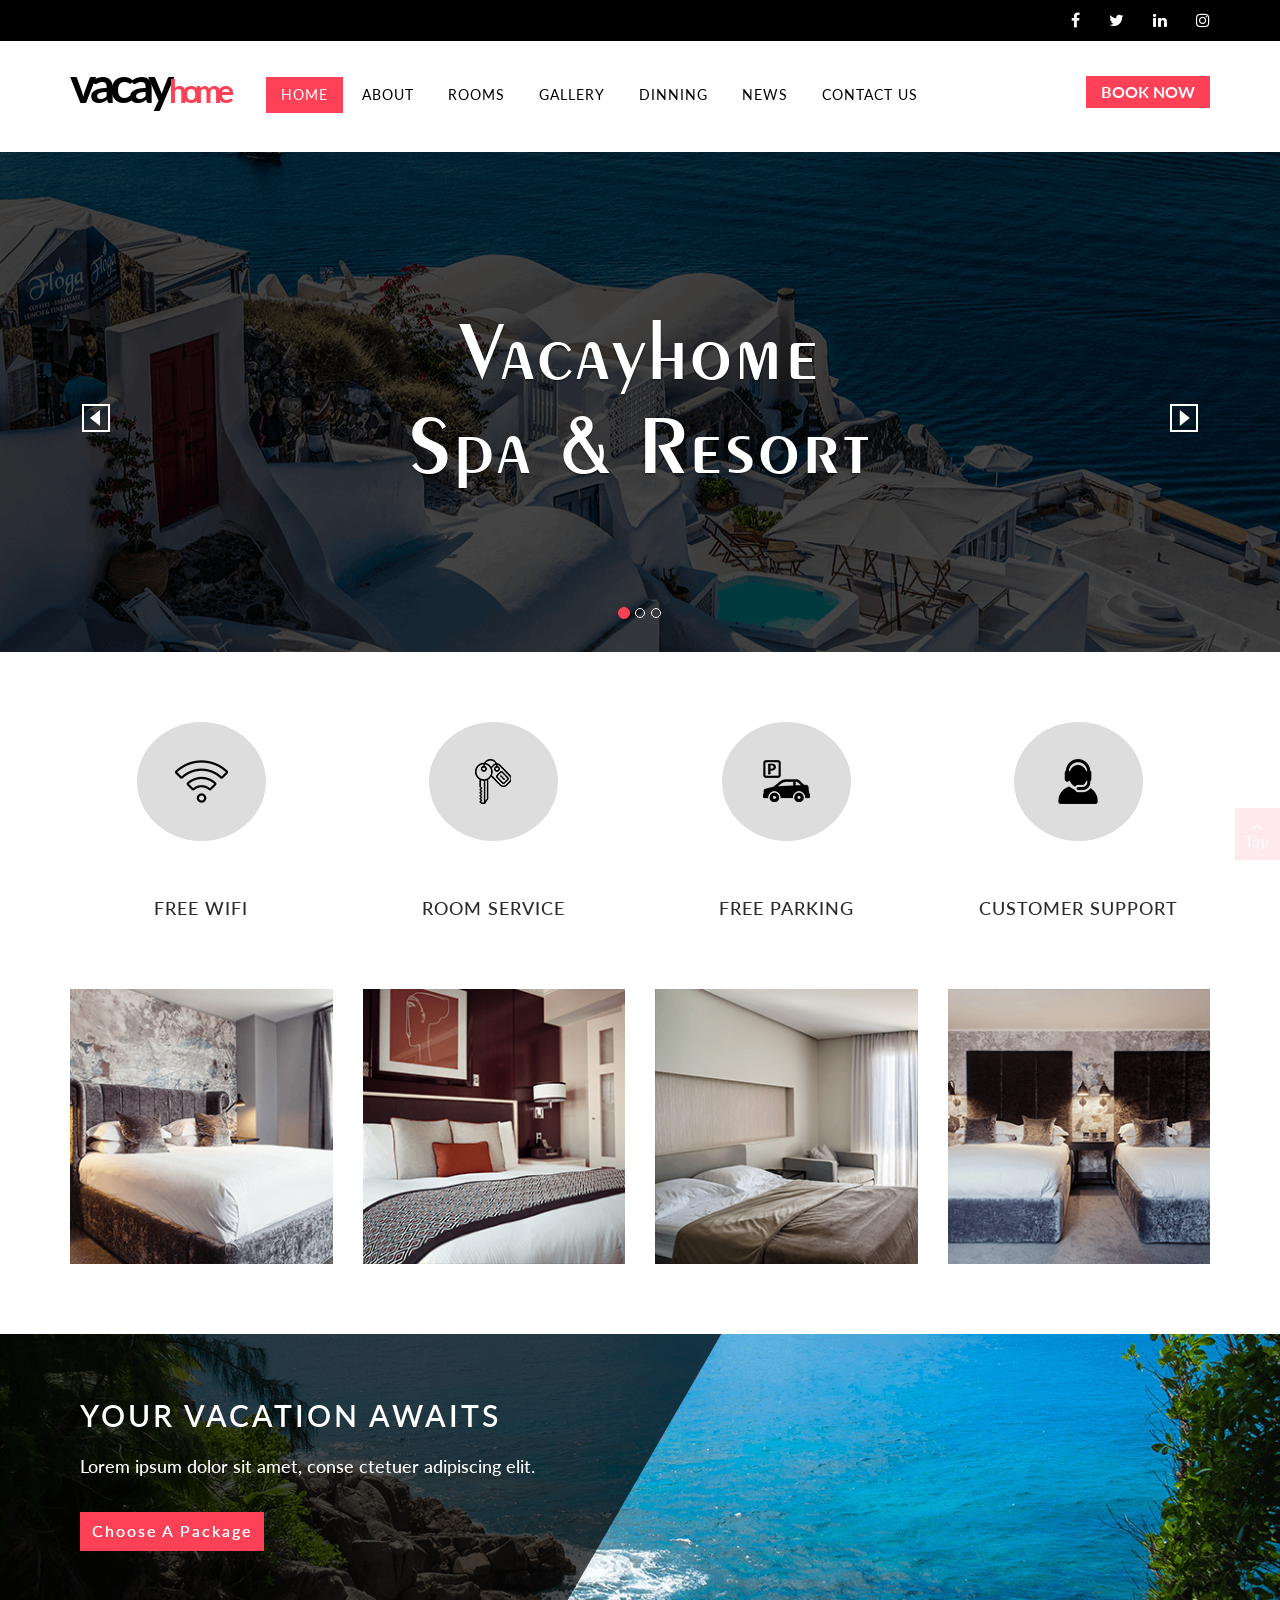
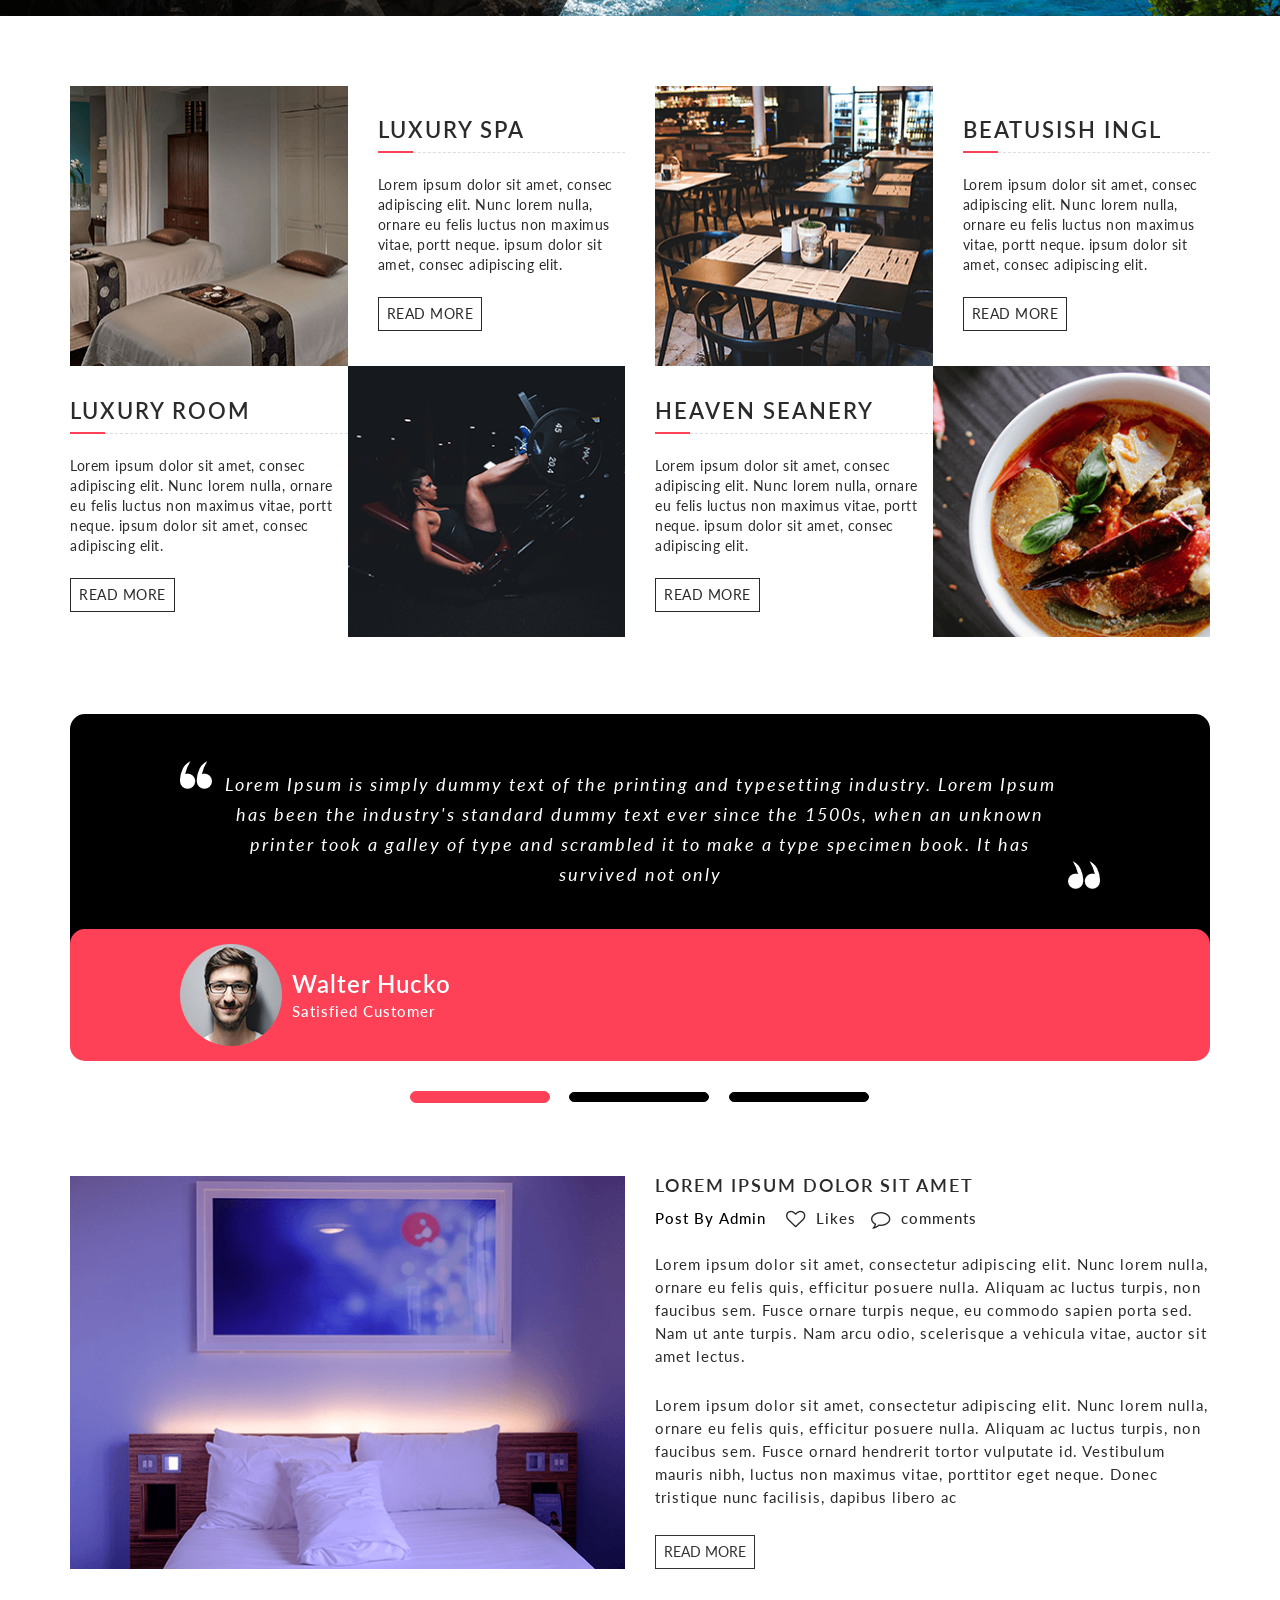
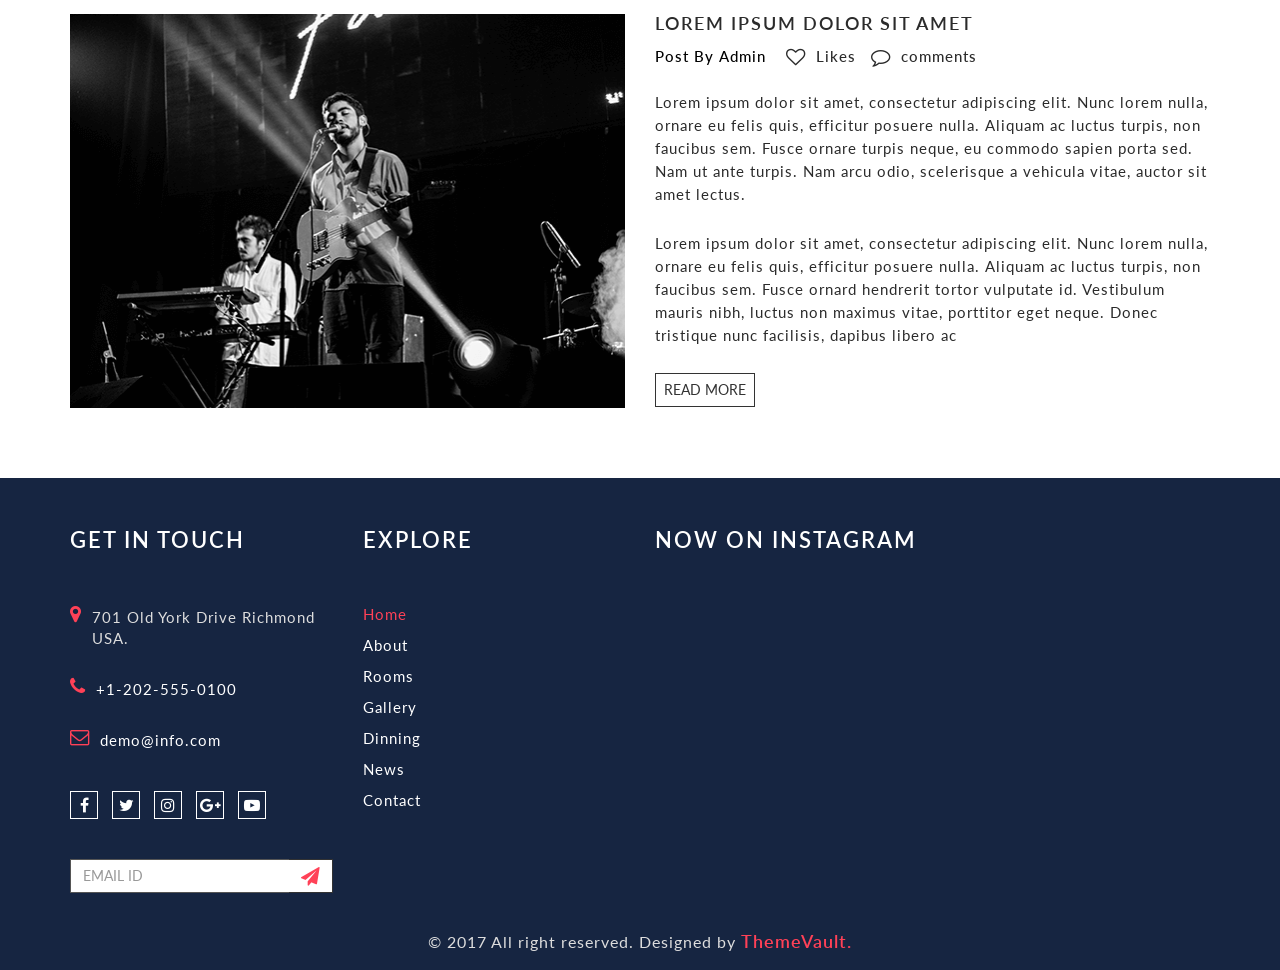
<file: Downloads/vacayhome-master/index.html>
<!--Template Name: vacayhome
File Name: home.html
Author Name: ThemeVault
Author URI: http://www.themevault.net/
License URI: http://www.themevault.net/license/-->

<!DOCTYPE html>
<html lang="en">
    <head>
        <meta charset="utf-8">
        <meta http-equiv="X-UA-Compatible" content="IE=edge">
        <meta name="viewport" content="width=device-width, initial-scale=1.0">
        <link rel="icon" href="images/icons/favicon.png"/>
        <title>vacayhome</title>

        <!-- Bootstrap core CSS -->
        <link href="css/bootstrap.min.css" rel="stylesheet">
        <link href="font-awesome/css/font-awesome.min.css" rel="stylesheet" type="text/css" />
        <!-- Custom styles for this template -->
        <link href="css/style.css" rel="stylesheet">
        <link href="fonts/antonio-exotic/stylesheet.css" rel="stylesheet">
        <link rel="stylesheet" href="css/lightbox.min.css">
        <link href="css/responsive.css" rel="stylesheet">
        <script src="js/jquery.min.js" type="text/javascript"></script>
        <script src="js/bootstrap.min.js" type="text/javascript"></script>
        <script src="js/lightbox-plus-jquery.min.js" type="text/javascript"></script>
        <script src="js/instafeed.min.js" type="text/javascript"></script>
        <script src="js/custom.js" type="text/javascript"></script>
    </head>
    <body>
        <div id="page">
            <!---header top---->
            <div class="top-header">
                <div class="container">
                    <div class="row">
                        <div class="col-md-6">
                            <!--                            <a href="#"> </a>
                                                        <div class="info-block"><i class="fa fa-map"></i>701 Old York Drive Richmond USA.</div>-->
                        </div>
                        <div class="col-md-6">
                            <div class="social-grid">
                                <ul class="list-unstyled text-right">
                                    <li><a><i class="fa fa-facebook"></i></a></li>
                                    <li><a><i class="fa fa-twitter"></i></a></li>
                                    <li><a><i class="fa fa-linkedin"></i></a></li>
                                    <li><a><i class="fa fa-instagram"></i></a></li>
                                </ul>
                            </div>
                        </div>
                    </div>
                </div>
            </div>
            <!--header--->
            <header class="header-container">
                <div class="container">
                    <div class="top-row">
                        <div class="row">
                            <div class="col-md-2 col-sm-6 col-xs-6">
                                <div id="logo">
                                    <!--<a href="index.html"><img src="images/logo.png" alt="logo"></a>-->
                                    <a href="index.html"><span>vacay</span>home</a>
                                </div>                       
                            </div>
                            <div class="col-sm-6 visible-sm">
                                <div class="text-right"><button type="button" class="book-now-btn">Book Now</button></div>
                            </div>
                            <div class="col-md-8 col-sm-12 col-xs-12 remove-padd">
                                <nav class="navbar navbar-default">
                                    <div class="navbar-header page-scroll">
                                        <button data-target=".navbar-ex1-collapse" data-toggle="collapse" class="navbar-toggle" type="button">
                                            <span class="sr-only">Toggle navigation</span>
                                            <span class="icon-bar"></span>
                                            <span class="icon-bar"></span>
                                            <span class="icon-bar"></span>
                                        </button>

                                    </div>
                                    <div class="collapse navigation navbar-collapse navbar-ex1-collapse remove-space">
                                        <ul class="list-unstyled nav1 cl-effect-10">
                                            <li><a  data-hover="Home" class="active"><span>Home</span></a></li>
                                            <li><a data-hover="About"  href="about.html"><span>About</span></a></li>
                                            <li><a data-hover="Rooms"  href="rooms.html"><span>Rooms</span></a></li>
                                            <li><a data-hover="Gallery"  href="gallery.html"><span>Gallery</span></a></li>
                                            <li><a data-hover="Dinning" href="dinning.html"><span>Dinning</span></a></li>
                                            <li><a data-hover="News" href="news.html"><span>News</span></a></li>
                                            <li><a data-hover="Contact Us" href="contact.html"><span>contact Us</span></a></li>
                                        </ul>

                                    </div>
                                </nav>
                            </div>
                            <div class="col-md-2  col-sm-4 col-xs-12 hidden-sm">
                                <div class="text-right"><button type="button" class="book-now-btn">Book Now</button></div>
                            </div>
                        </div>
                    </div>
                </div>
            </header>


            <!--end-->
            <div id="myCarousel1" class="carousel slide" data-ride="carousel"> 
                <!-- Indicators -->

                <ol class="carousel-indicators">
                    <li data-target="#myCarousel1" data-slide-to="0" class="active"></li>
                    <li data-target="#myCarousel1" data-slide-to="1"></li>
                    <li data-target="#myCarousel1" data-slide-to="2"></li>
                </ol>
                <div class="carousel-inner">
                    <div class="item active"> <img src="images/banner.png" style="width:100%; height: 500px" alt="First slide">
                        <div class="carousel-caption">
                            <h1>vacayhome<br> spa & Resort</h1>
                        </div>
                    </div>
                    <div class="item"> <img src="images/banner2.png" style="width:100%; height: 500px" alt="Second slide">
                        <div class="carousel-caption">
                            <h1>vacayhome<br> spa & Resort</h1>
                        </div>
                    </div>
                    <div class="item"> <img src="images/banner3.png" style="width:100%; height: 500px" alt="Third slide">
                        <div class="carousel-caption">
                            <h1>vacayhome<br> spa & Resort</h1>
                        </div>
                    </div>

                </div>
                <a class="left carousel-control" href="#myCarousel1" data-slide="prev"> <img src="images/icons/left-arrow.png" onmouseover="this.src = 'images/icons/left-arrow-hover.png'" onmouseout="this.src = 'images/icons/left-arrow.png'" alt="left"></a>
                <a class="right carousel-control" href="#myCarousel1" data-slide="next"><img src="images/icons/right-arrow.png" onmouseover="this.src = 'images/icons/right-arrow-hover.png'" onmouseout="this.src = 'images/icons/right-arrow.png'" alt="left"></a>

            </div>
            <div class="clearfix"></div>

            <!--service block--->
            <section class="service-block">
                <div class="container">
                    <div class="row">
                        <div class="col-md-3 col-sm-3 col-xs-6 width-50">
                            <div class="service-details text-center">
                                <div class="service-image">
                                    <img alt="image" class="img-responsive" src="images/icons/wifi.png">
                                </div>
                                <h4><a>free wifi</a></h4>
                            </div>
                        </div>
                        <div class="col-md-3 col-sm-3 col-xs-6 width-50">
                            <div class="service-details text-center">
                                <div class="service-image">
                                    <img alt="image" class="img-responsive" src="images/icons/key.png">
                                </div>
                                <h4><a>room service</a></h4>
                            </div>
                        </div>
                        <div class="col-md-3 col-sm-3 col-xs-6 mt-25">
                            <div class="service-details text-center">
                                <div class="service-image">
                                    <img alt="image" class="img-responsive" src="images/icons/car.png">
                                </div>
                                <h4><a>free parking</a></h4>
                            </div>
                        </div>
                        <div class="col-md-3 col-sm-3 col-xs-6 mt-25">
                            <div class="service-details text-center">
                                <div class="service-image">
                                    <img alt="image" class="img-responsive" src="images/icons/user.png">
                                </div>
                                <h4><a>customer support</a></h4>
                            </div>
                        </div>
                    </div>
                </div>
            </section>

            <!--gallery block--->
            <section class="gallery-block gallery-front">
                <div class="container">
                    <div class="row">
                        <div class="col-lg-3 col-md-3 col-sm-3 col-xs-12">
                            <div class="gallery-image">
                                <img class="img-responsive" src="images/room1.png">
                                <div class="overlay">
                                    <a class="info pop example-image-link img-responsive" href="images/room1.png" data-lightbox="example-1"><i class="fa fa-search" aria-hidden="true"></i></a>
                                    <p><a>delux room</a></p>
                                </div>
                            </div>
                        </div>
                        <div class="col-lg-3 col-md-3 col-sm-3 col-xs-12">
                            <div class="gallery-image">
                                <img class="img-responsive" src="images/room2.png">
                                <div class="overlay">
                                    <a class="info pop example-image-link img-responsive" href="images/room2.png" data-lightbox="example-1"><i class="fa fa-search" aria-hidden="true"></i></a>
                                    <p><a>super room</a></p>
                                </div>
                            </div>
                        </div>
                        <div class="col-lg-3 col-md-3 col-sm-3 col-xs-12">
                            <div class="gallery-image">
                                <img class="img-responsive" src="images/room3.png">
                                <div class="overlay">
                                    <a class="info pop example-image-link img-responsive" href="images/room3.png" data-lightbox="example-1"><i class="fa fa-search" aria-hidden="true"></i></a>
                                    <p><a>single room</a></p>
                                </div>
                            </div>
                        </div>
                        <div class="col-lg-3 col-md-3 col-sm-3 col-xs-12">
                            <div class="gallery-image">
                                <img class="img-responsive" src="images/room4.png">
                                <div class="overlay">
                                    <a class="info pop example-image-link img-responsive" href="images/room4.png" data-lightbox="example-1"><i class="fa fa-search" aria-hidden="true"></i></a>
                                    <p><a>double room</a></p>
                                </div>
                            </div>
                        </div>
                    </div>
                </div>
            </section>

            <!--offer block-->
            <section class="vacation-offer-block">
                <div class="vacation-offer-bgbanner">
                    <div class="container">
                        <div class="row">
                            <div class="col-md-5 col-sm-6 col-xs-12">
                                <div class="vacation-offer-details">
                                    <h1>Your vacation Awaits</h1>
                                    <h4>Lorem ipsum dolor sit amet, conse ctetuer adipiscing elit.</h4>
                                    <button type="button" class="btn btn-default">Choose a package</button>
                                </div>
                            </div>
                        </div>
                    </div>
                </div>
            </section>
            <!--End-->

            <!----resort-overview--->
            <section class="resort-overview-block">
                <div class="container">
                    <div class="row">
                        <div class="col-md-6 col-sm-12 col-xs-12 remove-padd-right">
                            <div class="side-A">
                                <div class="product-thumb">
                                    <div class="image">
                                        <a><img src="images/category1.png" class="img-responsive" alt="image"></a>
                                    </div>
                                </div>
                            </div>
                            <div class="side-B">
                                <div class="product-desc-side">
                                    <h3><a>luxury spa</a></h3>
                                    <p>Lorem ipsum dolor sit amet, consec adipiscing elit. Nunc lorem nulla, ornare eu felis luctus non maximus vitae, portt neque. ipsum dolor sit amet, consec adipiscing elit.</p>
                                    <div class="links"><a href="single-blog.html">Read more</a></div>
                                </div>
                            </div>
                        </div>
                        <div class="clear"></div>
                        <div class="col-md-6 col-sm-12 col-xs-12 remove-padd-left">
                            <div class="side-A">
                                <div class="product-thumb">
                                    <div class="image">
                                        <a><img alt="image" class="img-responsive" src="images/category2.png"></a>
                                    </div>
                                </div>
                            </div>
                            <div class="side-B">
                                <div class="product-desc-side">
                                    <h3><a>Beatusish ingl</a></h3>
                                    <p>Lorem ipsum dolor sit amet, consec adipiscing elit. Nunc lorem nulla, ornare eu felis luctus non maximus vitae, portt neque. ipsum dolor sit amet, consec adipiscing elit.</p>
                                    <div class="links"><a href="single-blog.html">Read more</a></div>
                                </div>
                            </div>
                        </div>
                        <div class="clear"></div>
                        <div class="col-md-6 col-sm-12 col-xs-12 remove-padd-right">
                            <div class="side-A">
                                <div class="product-desc-side">
                                    <h3><a>luxury room</a></h3>
                                    <p>Lorem ipsum dolor sit amet, consec adipiscing elit. Nunc lorem nulla, ornare eu felis luctus non maximus vitae, portt neque. ipsum dolor sit amet, consec adipiscing elit.</p>
                                    <div class="links"><a href="single-blog.html">Read more</a></div>
                                </div>
                            </div>

                            <div class="side-B">
                                <div class="product-thumb">
                                    <div class="image txt-rgt">
                                        <a class="arrow-left"><img src="images/category3.png" class="img-responsive" alt="imaga"></a>
                                    </div>
                                </div>
                            </div>
                        </div>
                        <div class="clear"></div>
                        <div class="col-md-6 col-sm-12 col-xs-12 remove-padd-left">
                            <div class="side-A">
                                <div class="product-desc-side">
                                    <h3><a>heaven seanery</a></h3>
                                    <p>Lorem ipsum dolor sit amet, consec adipiscing elit. Nunc lorem nulla, ornare eu felis luctus non maximus vitae, portt neque. ipsum dolor sit amet, consec adipiscing elit.</p>
                                    <div class="links"><a href="single-blog.html">Read more</a></div>
                                </div>
                            </div>

                            <div class="side-B">
                                <div class="product-thumb txt-rgt">
                                    <div class="image">
                                        <a class="arrow-left"><img src="images/category4.png" class="img-responsive" alt="imaga"></a>
                                    </div>
                                </div>
                            </div>
                        </div>
                        <div class="clearfix"></div>

                    </div>
                </div>
            </section>

            <!-----blog slider----->
            <!--blog trainer block-->
            <section class="blog-block-slider">
                <div class="blog-block-slider-fix-image">
                    <div id="myCarousel2" class="carousel slide" data-ride="carousel">
                        <div class="container">
                            <!-- Wrapper for slides -->
                            <ol class="carousel-indicators">
                                <li data-target="#myCarousel2" data-slide-to="0" class="active"></li>
                                <li data-target="#myCarousel2" data-slide-to="1"></li>
                                <li data-target="#myCarousel2" data-slide-to="2"></li>
                            </ol>
                            <div class="carousel-inner" role="listbox">
                                <div class="item active">
                                    <div class="blog-box">
                                        <p>Lorem Ipsum is simply dummy text of the printing and typesetting industry. Lorem Ipsum has been the industry's standard dummy text ever since the 1500s, when an unknown printer took a galley of type and scrambled it to make a type specimen book. It has survived not only</p>
                                    </div>
                                    <div class="blog-view-box">
                                        <div class="media">
                                            <div class="media-left">
                                                <img src="images/client1.png" class="media-object">
                                            </div>
                                            <div class="media-body">
                                                <h3 class="media-heading blog-title">Walter Hucko</h3>
                                                <h5 class="blog-rev">Satisfied Customer</h5>
                                            </div>
                                        </div>
                                    </div>
                                </div>
                                <div class="item">
                                    <div class="blog-box">
                                        <p>Lorem Ipsum is simply dummy text of the printing and typesetting industry. Lorem Ipsum has been the industry's standard dummy text ever since the 1500s, when an unknown printer took a galley of type and scrambled it to make a type specimen book. It has survived not only</p>
                                    </div>
                                    <div class="blog-view-box">
                                        <div class="media">
                                            <div class="media-left">
                                                <img src="images/client2.png" class="media-object">
                                            </div>
                                            <div class="media-body">
                                                <h3 class="media-heading blog-title">Jules Boutin</h3>
                                                <h5 class="blog-rev">Satisfied Customer</h5>
                                            </div>
                                        </div>
                                    </div>
                                </div>
                                <div class="item">
                                    <div class="blog-box">
                                        <p>Lorem Ipsum is simply dummy text of the printing and typesetting industry. Lorem Ipsum has been the industry's standard dummy text ever since the 1500s, when an unknown printer took a galley of type and scrambled it to make a type specimen book. It has survived not only</p>
                                    </div>
                                    <div class="blog-view-box">
                                        <div class="media">
                                            <div class="media-left">
                                                <img src="images/client3.png" class="media-object">
                                            </div>
                                            <div class="media-body">
                                                <h3 class="media-heading blog-title">Attilio Marzi</h3>
                                                <h5 class="blog-rev">Satisfied Customer</h5>
                                            </div>
                                        </div>
                                    </div>
                                </div>
                            </div>
                        </div>
                    </div>
                </div>
                <div class="clearfix"></div>
            </section>

            <!---blog block--->
            <section class="blog-block">
                <div class="container">
                    <div class="row offspace-45">
                        <div class="view-set-block">
                            <div class="col-md-6 col-sm-6 col-xs-12">
                                <div class="event-blog-image">
                                    <img alt="image" class="img-responsive" src="images/blog1.png">
                                </div>
                            </div>
                            <div class="col-md-6 col-sm-6 col-xs-12 side-in-image">
                                <div class="event-blog-details">
                                    <h4><a href="single-blog.html">Lorem ipsum dolor sit amet</a></h4>
                                    <h5>Post By Admin <a><i aria-hidden="true" class="fa fa-heart-o fa-lg"></i>Likes</a><a><i aria-hidden="true" class="fa fa-comment-o fa-lg"></i>comments</a></h5>
                                    <p>Lorem ipsum dolor sit amet, consectetur adipiscing elit. Nunc lorem nulla, ornare eu felis quis, efficitur posuere nulla. Aliquam ac luctus turpis, non faucibus sem. Fusce ornare turpis neque, eu commodo sapien porta sed. Nam ut ante turpis. Nam arcu odio, scelerisque a vehicula vitae, auctor sit amet lectus. </p>
                                    <p>Lorem ipsum dolor sit amet, consectetur adipiscing elit. Nunc lorem nulla, ornare eu felis quis, efficitur posuere nulla. Aliquam ac luctus turpis, non faucibus sem. Fusce ornard hendrerit tortor vulputate id. Vestibulum mauris nibh, luctus non maximus vitae, porttitor eget neque. Donec tristique nunc facilisis, dapibus libero ac</p>
                                    <a class="btn btn-default" href="single-blog.html">Read More</a>
                                </div>
                            </div>
                        </div>
                    </div>
                    <div class="row offspace-45">
                        <div class="view-set-block">
                            <div class="col-md-6 col-sm-6 col-xs-12">
                                <div class="event-blog-image">
                                    <img alt="image" class="img-responsive" src="images/blog2.png">
                                </div>
                            </div>
                            <div class="col-md-6 col-sm-6 col-xs-12 side-in-image">
                                <div class="event-blog-details">
                                    <h4><a href="single-blog.html">Lorem ipsum dolor sit amet</a></h4>
                                    <h5>Post By Admin <a><i aria-hidden="true" class="fa fa-heart-o fa-lg"></i>Likes</a><a><i aria-hidden="true" class="fa fa-comment-o fa-lg"></i>comments</a></h5>
                                    <p>Lorem ipsum dolor sit amet, consectetur adipiscing elit. Nunc lorem nulla, ornare eu felis quis, efficitur posuere nulla. Aliquam ac luctus turpis, non faucibus sem. Fusce ornare turpis neque, eu commodo sapien porta sed. Nam ut ante turpis. Nam arcu odio, scelerisque a vehicula vitae, auctor sit amet lectus. </p>
                                    <p>Lorem ipsum dolor sit amet, consectetur adipiscing elit. Nunc lorem nulla, ornare eu felis quis, efficitur posuere nulla. Aliquam ac luctus turpis, non faucibus sem. Fusce ornard hendrerit tortor vulputate id. Vestibulum mauris nibh, luctus non maximus vitae, porttitor eget neque. Donec tristique nunc facilisis, dapibus libero ac</p>
                                    <a class="btn btn-default" href="single-blog.html">Read More</a>
                                </div>
                            </div>
                        </div>
                    </div>
                </div>
            </section>

            <!---footer--->
            <footer>
                <div class="container">
                    <div class="row">
                        <div class="col-md-3 col-sm-6 col-xs-12 width-set-50">
                            <div class="footer-details">
                                <h4>Get in touch</h4>
                                <ul class="list-unstyled footer-contact-list">
                                    <li>
                                        <i class="fa fa-map-marker fa-lg"></i>
                                        <p>701 Old York Drive Richmond USA.</p>
                                    </li>
                                    <li>
                                        <i class="fa fa-phone fa-lg"></i>
                                        <p><a href="tel:+1-202-555-0100"> +1-202-555-0100</a></p>
                                    </li>
                                    <li>
                                        <i class="fa fa-envelope-o fa-lg"></i>
                                        <p><a href="mailto:demo@info.com"> demo@info.com</a></p>
                                    </li>
                                </ul>
                                <div class="footer-social-icon">
                                    <a href="#"><i class="fa fa-facebook"></i></a>
                                    <a href="#"><i class="fa fa-twitter"></i></a>                           
                                    <a href="#"><i class="fa fa-instagram"></i></a>
                                    <a href="#"><i class="fa fa-google-plus"></i></a>
                                    <a href="#"><i class="fa fa-youtube-play"></i></a>
                                </div>
                                <div class="input-group" id="subscribe">
                                    <input type="text" class="form-control subscribe-box" value="" name="subscribe" placeholder="EMAIL ID">
                                    <span class="input-group-btn">
                                        <button type="button" class="btn subscribe-button"><i class="fa fa-paper-plane fa-lg"></i></button>
                                    </span>
                                </div>
                            </div>
                        </div>
                        <div class="col-md-3 col-sm-6 col-xs-12 width-50 width-set-50">
                            <div class="footer-details">
                                <h4>explore</h4>
                                <ul class="list-unstyled footer-links">
                                    <li class="active"><a>Home</a></li>
                                    <li><a href="about.html">About</a></li>
                                    <li><a href="rooms.html">Rooms</a></li>
                                    <li><a href="gallery.html">Gallery</a></li>
                                    <li><a href="#">Dinning</a></li>
                                    <li> <a href="news.html">News</a></li>
                                    <li> <a href="contact.html">Contact</a></li>
                                </ul>
                            </div>
                        </div>
                        <div class="col-md-6 col-sm-12 col-xs-12">
                            <div class="footer-details">
                                <h4>Now On Instagram</h4>
                                <div class="row">
                                    <div class="instagram-images">
                                        <div id="instafeed"></div>
                                    </div>
                                </div>
                            </div>
                        </div>
                    </div>

                    <div class="copyright">
                        &copy; 2017 All right reserved. Designed by <a href="http://www.themevault.net/" target="_blank">ThemeVault.</a>
                    </div>

                </div>
            </footer>

            <!--back to top--->
            <a style="display: none;" href="javascript:void(0);" class="scrollTop back-to-top" id="back-to-top">
                <span><i aria-hidden="true" class="fa fa-angle-up fa-lg"></i></span>
                <span>Top</span>
            </a>

        </div>
    </body>
</html>
</file>
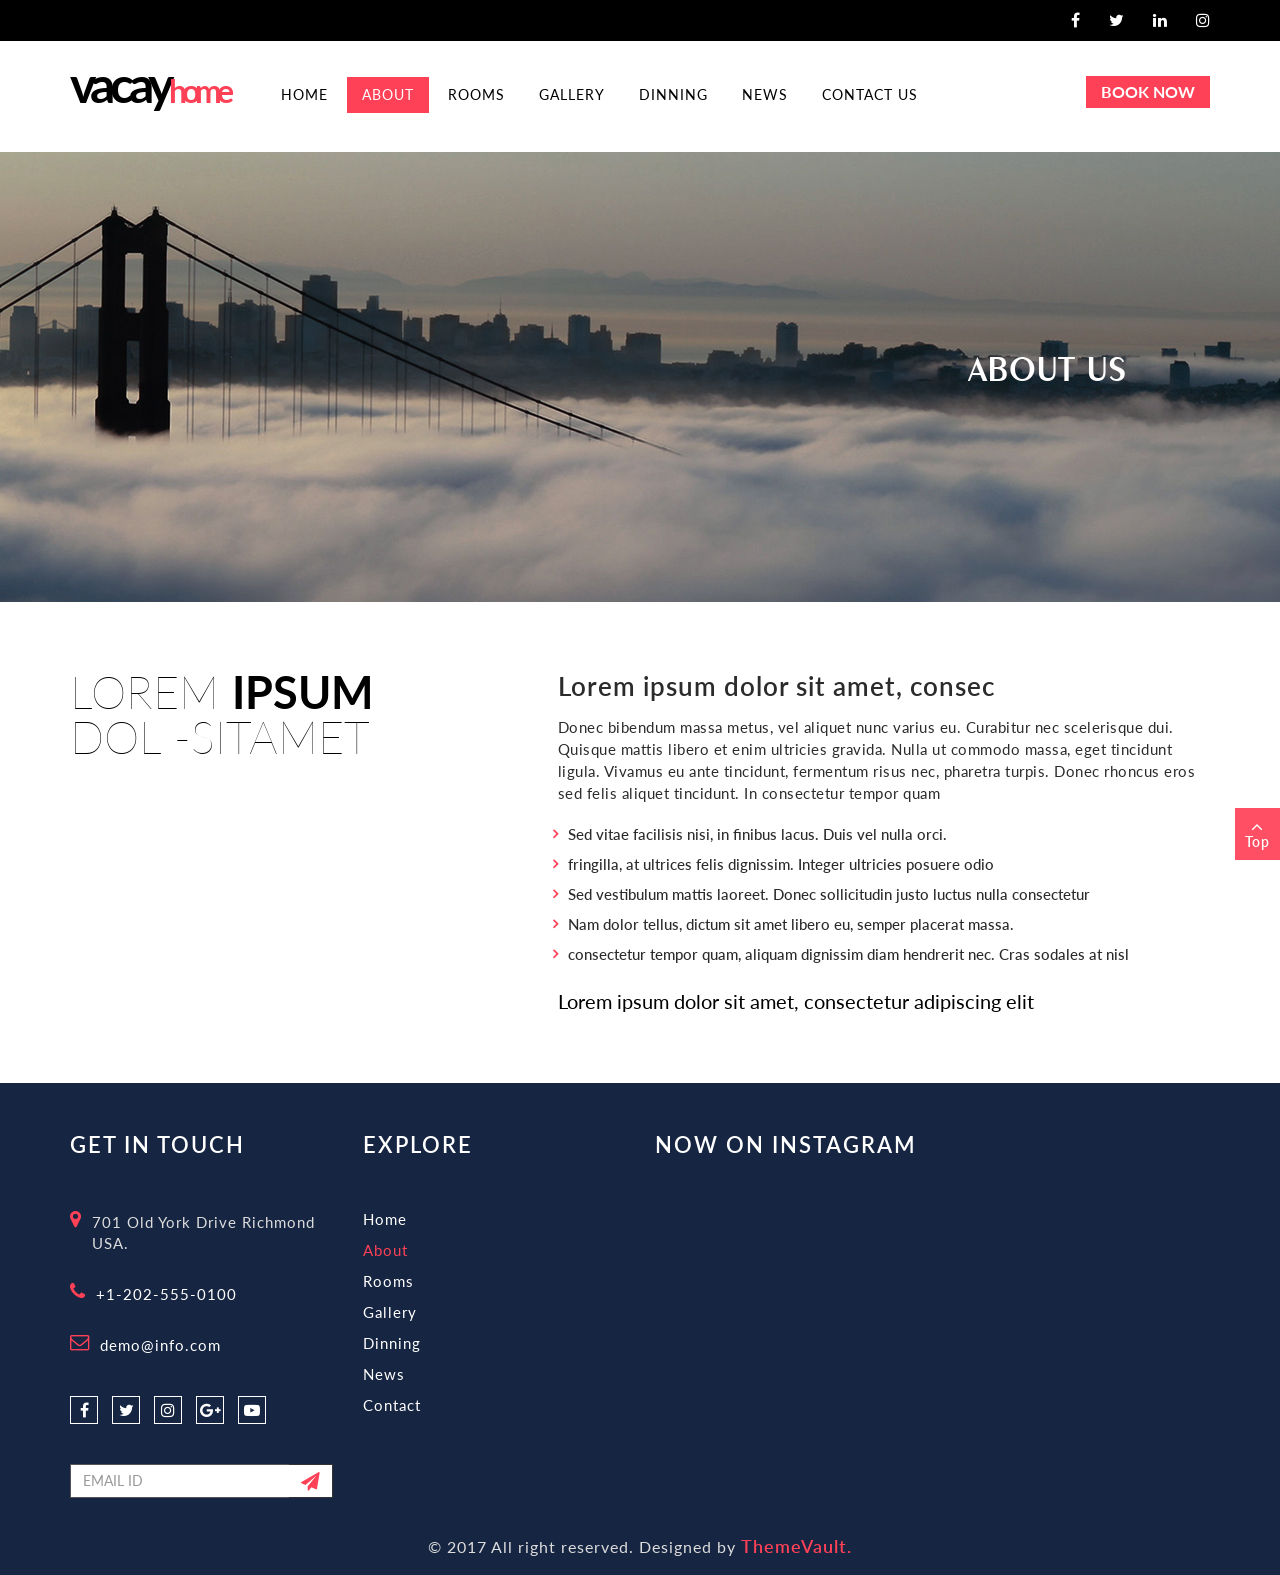
<file: Downloads/vacayhome-master/about.html>
<!--Template Name: vacayhome
File Name: about.html
Author Name: ThemeVault
Author URI: http://www.themevault.net/
License URI: http://www.themevault.net/license/-->

<!DOCTYPE html>
<html lang="en">
    <head>
        <meta charset="utf-8">
        <meta http-equiv="X-UA-Compatible" content="IE=edge">
        <meta name="viewport" content="width=device-width, initial-scale=1.0">
        <link rel="icon" href="images/icons/favicon.png"/>
        <title>vacayhome</title>

        <!-- Bootstrap core CSS -->
        <link href="css/bootstrap.min.css" rel="stylesheet">
        <link href="font-awesome/css/font-awesome.min.css" rel="stylesheet" type="text/css" />
        <!-- Custom styles for this template -->
        <link href="css/style.css" rel="stylesheet">
        <link href="fonts/antonio-exotic/stylesheet.css" rel="stylesheet">
        <link rel="stylesheet" href="css/lightbox.min.css">
        <link href="css/responsive.css" rel="stylesheet">
        <script src="js/jquery.min.js" type="text/javascript"></script>
        <script src="js/bootstrap.min.js" type="text/javascript"></script>
        <script src="js/lightbox-plus-jquery.min.js" type="text/javascript"></script>
        <script src="js/instafeed.min.js" type="text/javascript"></script>
        <script src="js/custom.js" type="text/javascript"></script>
    </head>
    <body>
        <div id="page">
            <!---header top---->
            <div class="top-header">
                <div class="container">
                    <div class="row">
                        <div class="col-md-6">

                        </div>
                        <div class="col-md-6"><div class="social-grid">
                                <ul class="list-unstyled text-right">
                                    <li><a><i class="fa fa-facebook"></i></a></li>
                                    <li><a><i class="fa fa-twitter"></i></a></li>
                                    <li><a><i class="fa fa-linkedin"></i></a></li>
                                    <li><a><i class="fa fa-instagram"></i></a></li>
                                </ul>
                            </div></div>
                    </div>
                </div>
            </div>
            <!--header--->
            <header class="header-container">
                <div class="container">
                    <div class="top-row">
                        <div class="row">
                            <div class="col-md-2 col-sm-6 col-xs-6">
                                <div id="logo">
                                    <!--<a href="index.html"><img src="images/logo.png" alt="logo"></a>-->
                                    <a href="index.html"><span>vacay</span>home</a>
                                </div>                       
                            </div>
                            <div class="col-sm-6 visible-sm">
                                <div class="text-right"><button type="button" class="book-now-btn">Book Now</button></div>
                            </div>
                            <div class="col-md-8 col-sm-12 col-xs-12 remove-padd">
                                <nav class="navbar navbar-default">
                                    <div class="navbar-header page-scroll">
                                        <button data-target=".navbar-ex1-collapse" data-toggle="collapse" class="navbar-toggle" type="button">
                                            <span class="sr-only">Toggle navigation</span>
                                            <span class="icon-bar"></span>
                                            <span class="icon-bar"></span>
                                            <span class="icon-bar"></span>
                                        </button>

                                    </div>
                                    <div class="collapse navigation navbar-collapse navbar-ex1-collapse remove-space">
                                        <ul class="list-unstyled nav1 cl-effect-10">
                                            <li><a data-hover="Home" href="index.html"><span>Home</span></a></li>
                                            <li><a data-hover="About"  class="active"><span>About</span></a></li>
                                            <li><a data-hover="Rooms" href="rooms.html"><span>Rooms</span></a></li>
                                            <li><a data-hover="Gallery"  href="gallery.html"><span>Gallery</span></a></li>
                                            <li><a data-hover="Dinning" href="dinning.html"><span>Dinning</span></a></li>
                                            <li><a data-hover="News" href="news.html"><span>News</span></a></li>
                                            <li><a data-hover="Contact Us" href="contact.html"><span>contact Us</span></a></li>
                                        </ul>
                                    </div>
                                </nav>
                            </div>
                            <div class="col-md-2  col-sm-4 col-xs-12 hidden-sm">
                                <div class="text-right"><button type="button" class="book-now-btn">Book Now</button></div>
                            </div>
                        </div>
                    </div>
                </div>
            </header>


            <!--end-->
            <section class="image-head-wrapper" style="background-image: url('images/banner3.jpg');">
                <div class="inner-wrapper">
                    <h1>About us</h1>
                </div>
            </section>
            <div class="clearfix"></div>


            <section class="about-block">
                <div class="container">
                    <div class="row">
                        <div class="col-md-5 about-left">
                            <p>Lorem <label>ipsum</label> dol  <span>-sitamet</span></p>
                        </div>
                        <div class="col-md-7 about-right">
                            <h3>Lorem ipsum dolor sit amet, consec</h3>
                            <p>Donec bibendum massa metus, vel aliquet nunc varius eu. Curabitur nec scelerisque dui. Quisque mattis libero et enim ultricies gravida. Nulla ut commodo massa, eget tincidunt ligula. Vivamus eu ante tincidunt, fermentum risus nec, pharetra turpis. Donec rhoncus eros sed felis aliquet tincidunt. In consectetur tempor quam</p>
                            <ul class="list-unstyled list-inline">
                                <li>Sed vitae facilisis nisi, in finibus lacus. Duis vel nulla orci.</li>
                                <li>fringilla, at ultrices felis dignissim. Integer ultricies posuere odio</li>
                                <li>Sed vestibulum mattis laoreet. Donec sollicitudin justo luctus nulla consectetur</li>
                                <li>Nam dolor tellus, dictum sit amet libero eu, semper placerat massa.</li>
                                <li>consectetur tempor quam, aliquam dignissim diam hendrerit nec. Cras sodales at nisl</li>
                            </ul>
                            <span>Lorem ipsum dolor sit amet, consectetur adipiscing elit</span>
                        </div>
                    </div>
                    <div class="clearfix"> </div>
                </div>
            </section>

            <!---footer--->
            <footer>
                <div class="container">
                    <div class="row">
                        <div class="col-md-3 col-sm-6 col-xs-12 width-set-50">
                            <div class="footer-details">
                                <h4>Get in touch</h4>
                                <ul class="list-unstyled footer-contact-list">
                                    <li>
                                        <i class="fa fa-map-marker fa-lg"></i>
                                        <p>701 Old York Drive Richmond USA.</p>
                                    </li>
                                    <li>
                                        <i class="fa fa-phone fa-lg"></i>
                                        <p><a href="tel:+1-202-555-0100"> +1-202-555-0100</a></p>
                                    </li>
                                    <li>
                                        <i class="fa fa-envelope-o fa-lg"></i>
                                        <p><a href="mailto:demo@info.com"> demo@info.com</a></p>
                                    </li>
                                </ul>
                                <div class="footer-social-icon">
                                    <a href="#"><i class="fa fa-facebook"></i></a>
                                    <a href="#"><i class="fa fa-twitter"></i></a>                           
                                    <a href="#"><i class="fa fa-instagram"></i></a>
                                    <a href="#"><i class="fa fa-google-plus"></i></a>
                                    <a href="#"><i class="fa fa-youtube-play"></i></a>
                                </div>
                                <div class="input-group" id="subscribe">
                                    <input type="text" class="form-control subscribe-box" value="" name="subscribe" placeholder="EMAIL ID">
                                    <span class="input-group-btn">
                                        <button type="button" class="btn subscribe-button"><i class="fa fa-paper-plane fa-lg"></i></button>
                                    </span>
                                </div>
                            </div>
                        </div>
                        <div class="col-md-3 col-sm-6 col-xs-12 width-50 width-set-50">
                            <div class="footer-details">
                                <h4>explore</h4>
                                <ul class="list-unstyled footer-links">
                                    <li><a href="index.html">Home</a></li>
                                    <li class="active"><a>About</a></li>
                                    <li><a href="rooms.html">Rooms</a></li>
                                    <li><a href="gallery.html">Gallery</a></li>
                                    <li><a href="#">Dinning</a></li>
                                    <li> <a href="news.html">News</a></li>
                                    <li> <a href="contact.html">Contact</a></li>
                                </ul>
                            </div>
                        </div>
                        <div class="col-md-6 col-sm-12 col-xs-12">
                            <div class="footer-details">
                                <h4>Now On Instagram</h4>
                                <div class="row">
                                    <div class="instagram-images">
                                        <div id="instafeed"></div>
                                    </div>
                                </div>
                            </div>
                        </div>
                    </div>

                    <div class="copyright">
                        &copy; 2017 All right reserved. Designed by <a href="http://www.themevault.net/" target="_blank">ThemeVault.</a>
                    </div>

                </div>
            </footer>

            <!--back to top--->
            <a style="display: none;" href="javascript:void(0);" class="scrollTop back-to-top" id="back-to-top">
                <span><i aria-hidden="true" class="fa fa-angle-up fa-lg"></i></span>
                <span>Top</span>
            </a>

        </div>
    </body>
</html>
</file>
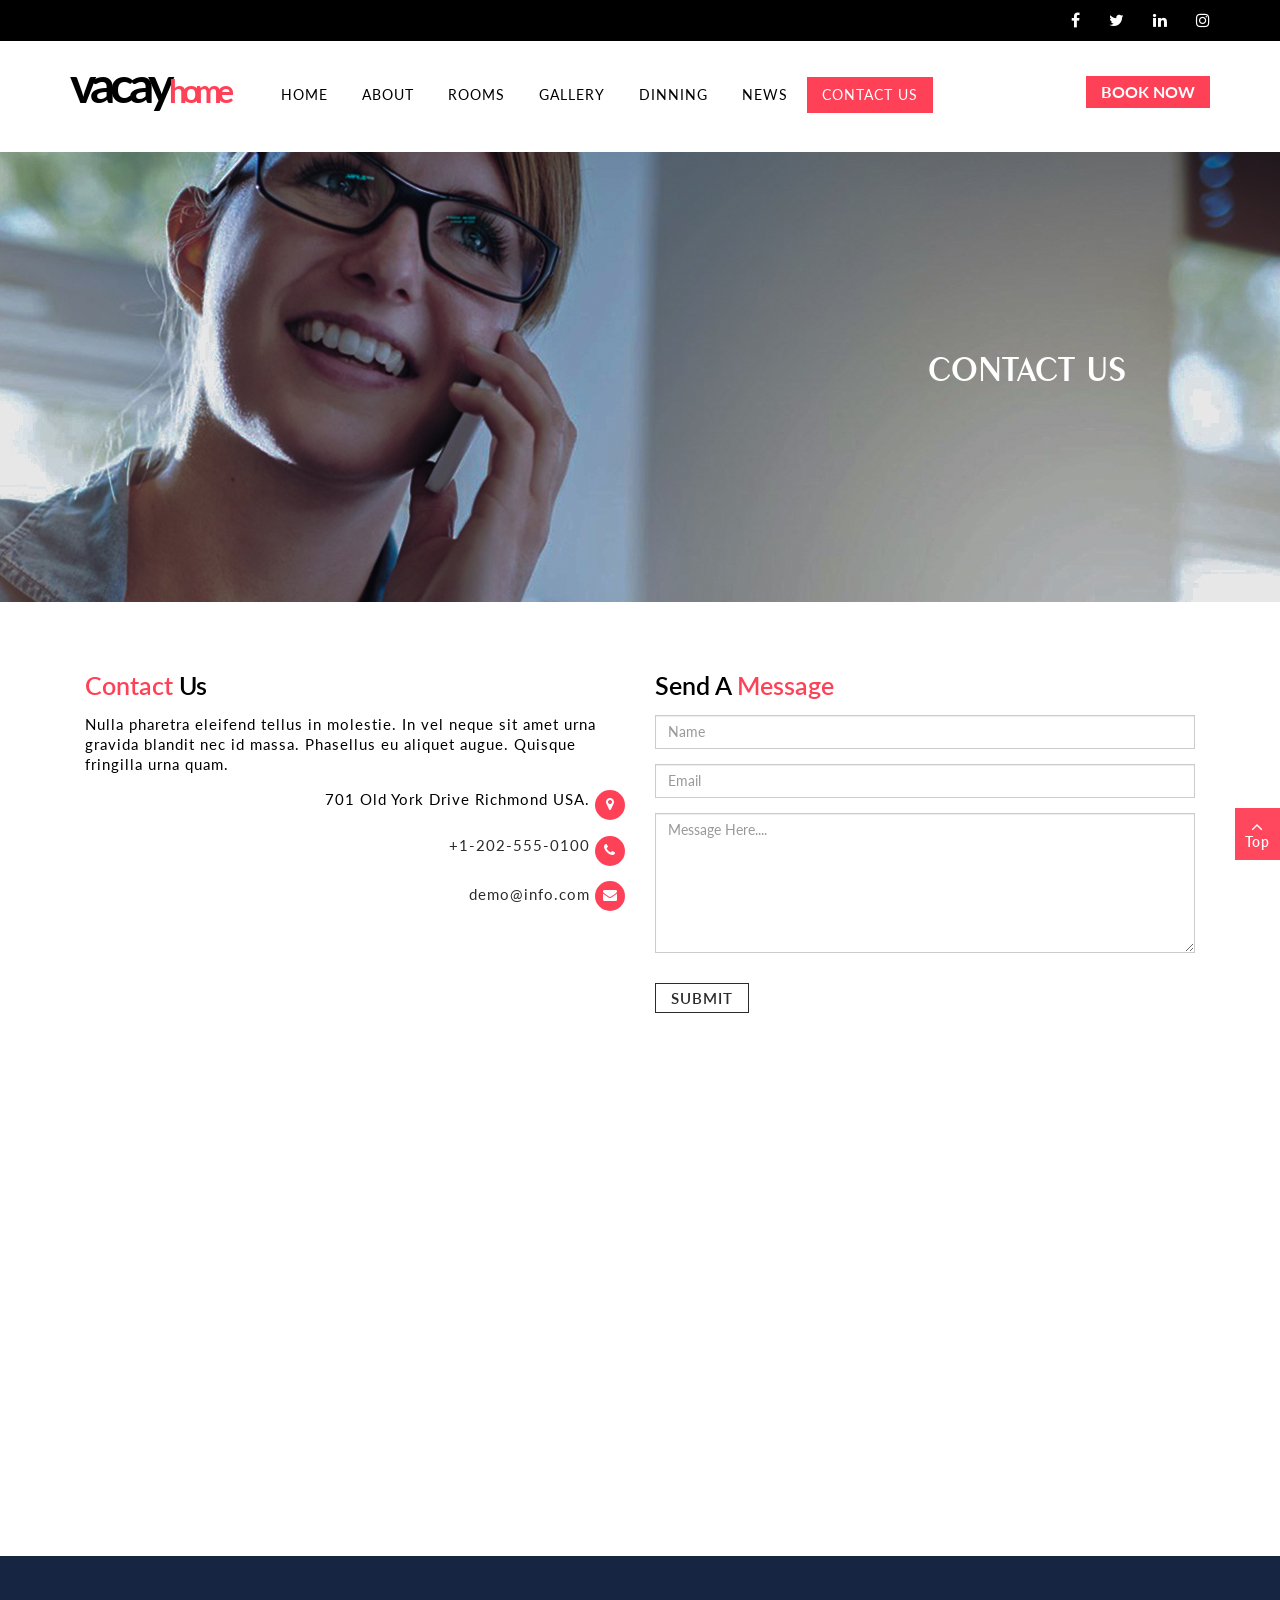
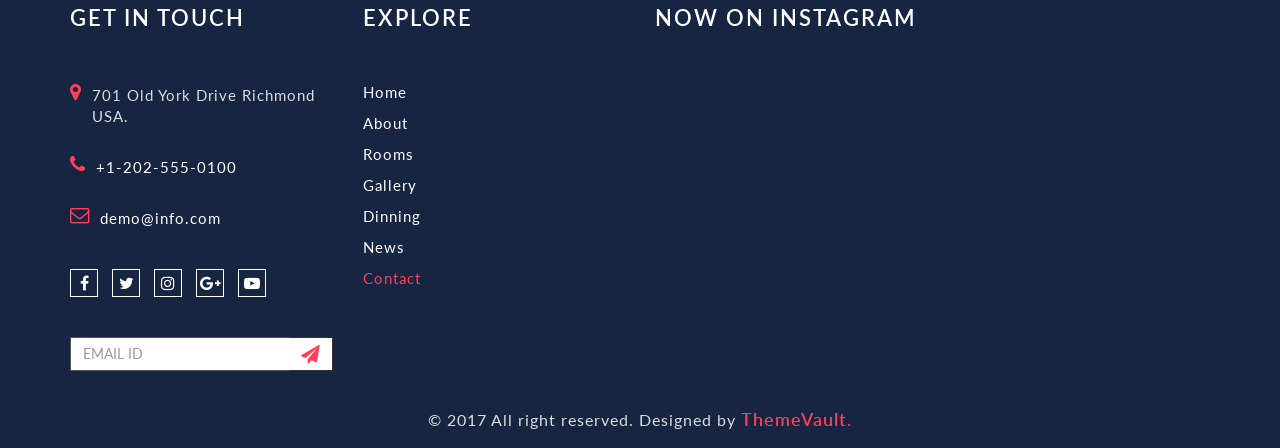
<file: Downloads/vacayhome-master/contact.html>
<!--Template Name: vacayhome
File Name: contact.html
Author Name: ThemeVault
Author URI: http://www.themevault.net/
License URI: http://www.themevault.net/license/-->

<!DOCTYPE html>
<html lang="en">
    <head>
        <meta charset="utf-8">
        <meta http-equiv="X-UA-Compatible" content="IE=edge">
        <meta name="viewport" content="width=device-width, initial-scale=1.0">
        <link rel="icon" href="images/icons/favicon.png"/>
        <title>vacayhome</title>

        <!-- Bootstrap core CSS -->
        <link href="css/bootstrap.min.css" rel="stylesheet">
        <link href="font-awesome/css/font-awesome.min.css" rel="stylesheet" type="text/css" />
        <!-- Custom styles for this template -->
        <link href="css/style.css" rel="stylesheet">
        <link href="fonts/antonio-exotic/stylesheet.css" rel="stylesheet">
        <link rel="stylesheet" href="css/lightbox.min.css">
        <link href="css/responsive.css" rel="stylesheet">
        <script src="js/jquery.min.js" type="text/javascript"></script>
        <script src="js/bootstrap.min.js" type="text/javascript"></script>
        <script src="js/lightbox-plus-jquery.min.js" type="text/javascript"></script>
        <script src="js/instafeed.min.js" type="text/javascript"></script>
        <script src="js/custom.js" type="text/javascript"></script>
    </head>
    <body>
        <div id="page">
            <!---header top---->
            <div class="top-header">
                <div class="container">
                    <div class="row">
                        <div class="col-md-6">

                        </div>
                        <div class="col-md-6"><div class="social-grid">
                                <ul class="list-unstyled text-right">
                                    <li><a><i class="fa fa-facebook"></i></a></li>
                                    <li><a><i class="fa fa-twitter"></i></a></li>
                                    <li><a><i class="fa fa-linkedin"></i></a></li>
                                    <li><a><i class="fa fa-instagram"></i></a></li>
                                </ul>
                            </div></div>
                    </div>
                </div>
            </div>
            <!--header--->
            <header class="header-container">
                <div class="container">
                    <div class="top-row">
                        <div class="row">
                            <div class="col-md-2 col-sm-6 col-xs-6">
                                <div id="logo">
                                    <!--<a href="index.html"><img src="images/logo.png" alt="logo"></a>-->
                                    <a href="index.html"><span>vacay</span>home</a>
                                </div>                       
                            </div>
                            <div class="col-sm-6 visible-sm">
                                <div class="text-right"><button type="button" class="book-now-btn">Book Now</button></div>
                            </div>
                            <div class="col-md-8 col-sm-12 col-xs-12 remove-padd">
                                <nav class="navbar navbar-default">
                                    <div class="navbar-header page-scroll">
                                        <button data-target=".navbar-ex1-collapse" data-toggle="collapse" class="navbar-toggle" type="button">
                                            <span class="sr-only">Toggle navigation</span>
                                            <span class="icon-bar"></span>
                                            <span class="icon-bar"></span>
                                            <span class="icon-bar"></span>
                                        </button>

                                    </div>
                                    <div class="collapse navigation navbar-collapse navbar-ex1-collapse remove-space">
                                        <ul class="list-unstyled nav1 cl-effect-10">
                                            <li><a data-hover="Home" href="index.html"><span>Home</span></a></li>
                                            <li><a data-hover="About" href="about.html"><span>About</span></a></li>
                                            <li><a data-hover="Rooms" href="rooms.html"><span>Rooms</span></a></li>
                                            <li><a data-hover="Gallery"  href="gallery.html"><span>Gallery</span></a></li>
                                            <li><a data-hover="Dinning" href="dinning.html"><span>Dinning</span></a></li>
                                            <li><a data-hover="News" href="news.html"><span>News</span></a></li>
                                            <li><a data-hover="Contact Us" class="active"><span>contact Us</span></a></li>
                                        </ul>
                                    </div>
                                </nav>
                            </div>
                            <div class="col-md-2  col-sm-4 col-xs-12 hidden-sm">
                                <div class="text-right"><button type="button" class="book-now-btn">Book Now</button></div>
                            </div>
                        </div>
                    </div>
                </div>
            </header>


            <!--end-->
            <section class="image-head-wrapper" style="background-image: url('images/banner4.jpg');">
                <div class="inner-wrapper">
                    <h1>Contact Us</h1>
                </div>
            </section>
            <div class="clearfix"></div>


            <section class="contact-block">
                <div class="container">
                    <div class="col-md-6 contact-left-block">
                        <h3><span>Contact </span>Us</h3>
                        <p class="text-left">Nulla pharetra eleifend tellus in molestie. In vel neque sit amet urna gravida blandit nec id massa. Phasellus eu aliquet augue. Quisque fringilla urna quam.</p>
                        <p class="text-right">701 Old York Drive Richmond USA. <i class="fa fa-map-marker fa-lg"></i></p>
                        <p class="text-right"><a href="tel:+1-202-555-0100"> +1-202-555-0100 <i class="fa fa-phone fa-lg"></i></a></p>
                        <p class="text-right"><a href="mailto:demo@info.com"> demo@info.com <i class="fa fa-envelope"></i></a></p>
                    </div>
                    <div class="col-md-6 contact-form">
                        <h3>Send a <span>Message</span></h3>
                        <form action="#" method="post">
                            <input type="text" class="form-control" name="Name" placeholder="Name" required="">
                            <input type="email" class="form-control" name="Email" placeholder="Email" required="">
                            <textarea class="form-control" name="Message" placeholder="Message Here...." required=""></textarea>
                            <input type="submit" class="submit-btn" value="Submit">
                        </form>
                    </div>
                    <div class="clearfix"></div>
                </div>
            </section>

            <!---map--->
            <section class="offspace-70">
                <div class="map">
                    <div class="container">
                        <iframe src="https://www.google.com/maps/embed?pb=!1m18!1m12!1m3!1d101257.12284776446!2d-77.56330202084071!3d37.52477641775529!2m3!1f0!2f0!3f0!3m2!1i1024!2i768!4f13.1!3m3!1m2!1s0x89b111095799c9ed%3A0xbfd83e6de2423cc5!2sRichmond%2C+VA%2C+USA!5e0!3m2!1sen!2sin!4v1488891294599"  frameborder="0" style="border:0; width: 100%; height: 400px" allowfullscreen></iframe>
                    </div>
                </div>
            </section>
            <!---footer--->
            <footer>
                <div class="container">
                    <div class="row">
                        <div class="col-md-3 col-sm-6 col-xs-12 width-set-50">
                            <div class="footer-details">
                                <h4>Get in touch</h4>
                                <ul class="list-unstyled footer-contact-list">
                                    <li>
                                        <i class="fa fa-map-marker fa-lg"></i>
                                        <p> 701 Old York Drive Richmond USA.</p>
                                    </li>
                                    <li>
                                        <i class="fa fa-phone fa-lg"></i>
                                        <p><a href="tel:+1-202-555-0100"> +1-202-555-0100</a></p>
                                    </li>
                                    <li>
                                        <i class="fa fa-envelope-o fa-lg"></i>
                                        <p><a href="mailto:demo@info.com"> demo@info.com</a></p>
                                    </li>
                                </ul>
                                <div class="footer-social-icon">
                                    <a href="#"><i class="fa fa-facebook"></i></a>
                                    <a href="#"><i class="fa fa-twitter"></i></a>                           
                                    <a href="#"><i class="fa fa-instagram"></i></a>
                                    <a href="#"><i class="fa fa-google-plus"></i></a>
                                    <a href="#"><i class="fa fa-youtube-play"></i></a>
                                </div>
                                <div class="input-group" id="subscribe">
                                    <input type="text" class="form-control subscribe-box" value="" name="subscribe" placeholder="EMAIL ID">
                                    <span class="input-group-btn">
                                        <button type="button" class="btn subscribe-button"><i class="fa fa-paper-plane fa-lg"></i></button>
                                    </span>
                                </div>
                            </div>
                        </div>
                        <div class="col-md-3 col-sm-6 col-xs-12 width-50 width-set-50">
                            <div class="footer-details">
                                <h4>explore</h4>
                                <ul class="list-unstyled footer-links">
                                    <li><a href="index.html">Home</a></li>
                                    <li><a href="about.html">About</a></li>
                                    <li><a href="rooms.html">Rooms</a></li>
                                    <li><a href="gallery.html">Gallery</a></li>
                                    <li><a href="#">Dinning</a></li>
                                    <li> <a href="news.html">News</a></li>
                                    <li class="active"> <a href="contact.html">Contact</a></li>
                                </ul>
                            </div>
                        </div>
                        <div class="col-md-6 col-sm-6 col-xs-12">
                            <div class="footer-details">
                                <h4>Now On Instagram</h4>
                                <div class="row">
                                    <div class="instagram-images">
                                        <div id="instafeed"></div>
                                    </div>
                                </div>
                            </div>
                        </div>
                    </div>

                    <div class="copyright">
                        &copy; 2017 All right reserved. Designed by <a href="http://www.themevault.net/" target="_blank">ThemeVault.</a>
                    </div>

                </div>
            </footer>

            <!--back to top--->
            <a style="display: none;" href="javascript:void(0);" class="scrollTop back-to-top" id="back-to-top">
                <span><i aria-hidden="true" class="fa fa-angle-up fa-lg"></i></span>
                <span>Top</span>
            </a>

        </div>
    </body>
</html>
</file>
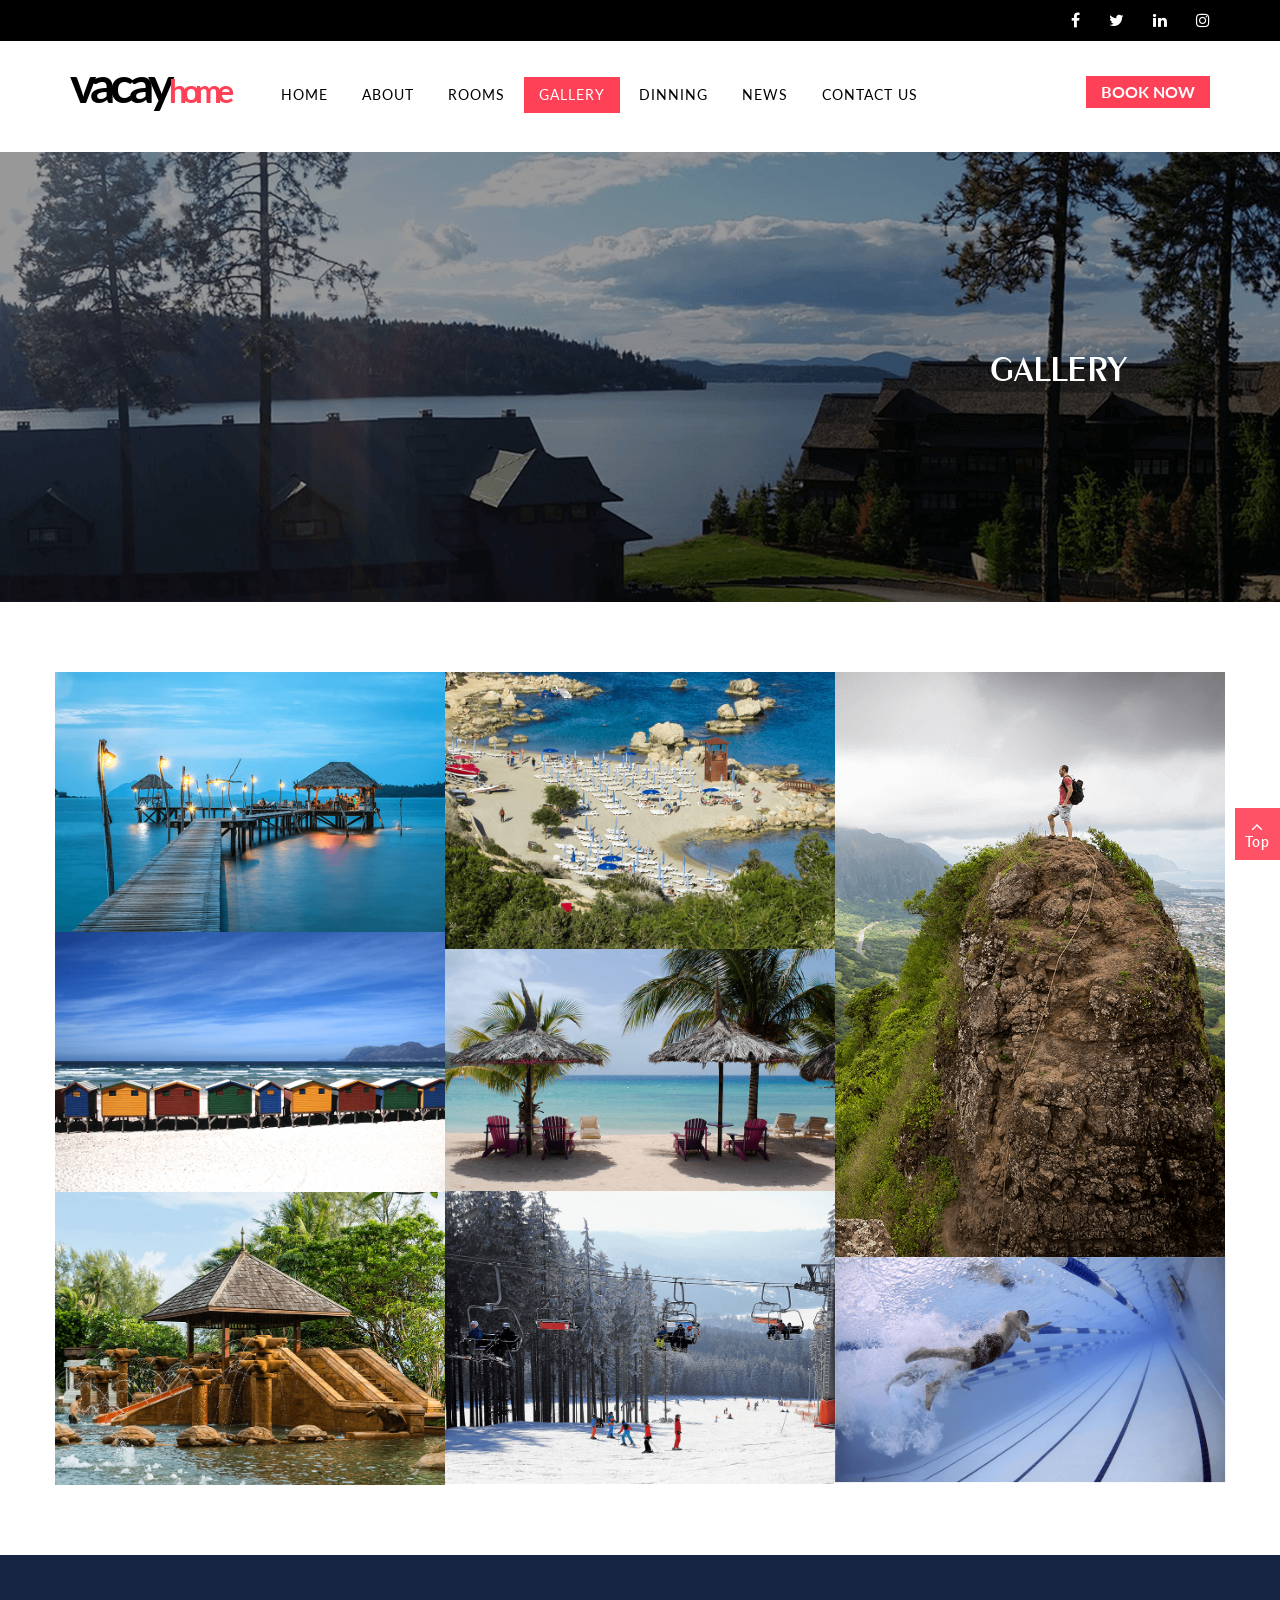
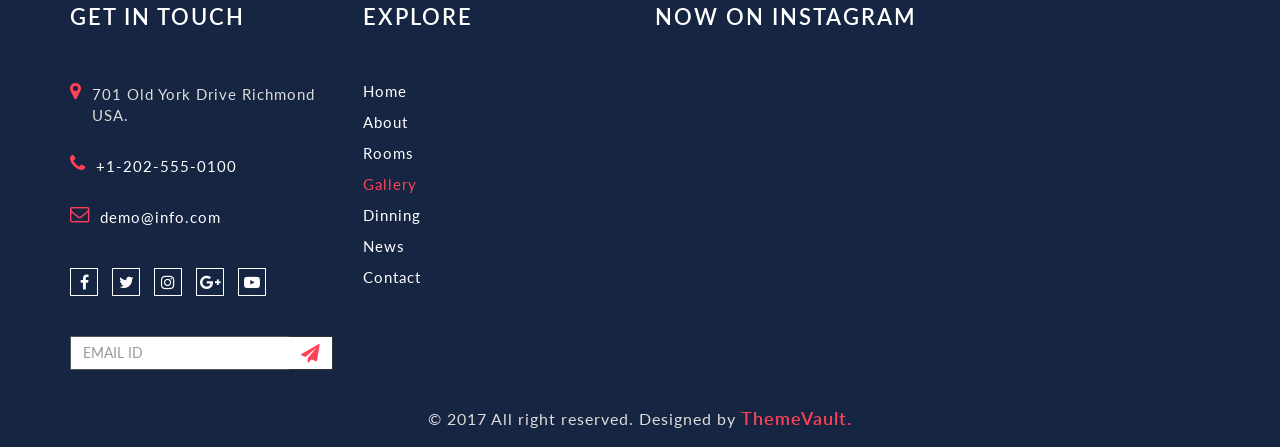
<file: Downloads/vacayhome-master/gallery.html>
<!--Template Name: vacayhome
File Name: gallery.html
Author Name: ThemeVault
Author URI: http://www.themevault.net/
License URI: http://www.themevault.net/license/-->

<!DOCTYPE html>
<html lang="en">
    <head>
        <meta charset="utf-8">
        <meta http-equiv="X-UA-Compatible" content="IE=edge">
        <meta name="viewport" content="width=device-width, initial-scale=1.0">
        <link rel="icon" href="images/icons/favicon.png"/>
        <title>vacayhome</title>

        <!-- Bootstrap core CSS -->
        <link href="css/bootstrap.min.css" rel="stylesheet">
        <link href="font-awesome/css/font-awesome.min.css" rel="stylesheet" type="text/css" />
        <!-- Custom styles for this template -->
        <link href="css/style.css" rel="stylesheet">
        <link href="fonts/antonio-exotic/stylesheet.css" rel="stylesheet">
        <link rel="stylesheet" href="css/lightbox.min.css">
        <link href="css/responsive.css" rel="stylesheet">
        <script src="js/jquery.min.js" type="text/javascript"></script>
        <script src="js/bootstrap.min.js" type="text/javascript"></script>
        <script src="js/jquery.imagesloaded.js"></script>
        <script src="js/masonry.pkgd.min.js"></script>
        <script src="js/lightbox-plus-jquery.min.js" type="text/javascript"></script>
        <script src="js/instafeed.min.js" type="text/javascript"></script>
        <script src="js/custom.js" type="text/javascript"></script>
        <style>
            .grid {
                background: rgba(0,0,0,0);
            }
            /* clear fix */
            .grid:after {
                content: '';
                display: block;
                clear: both;
            }
            /* ---- .grid-item ---- */
            .grid-sizer,
            .grid-item {
                width: 33.34%;
            }
            .grid-item {
                float: left;
            }
            .grid-item img {
                display: block;
                max-width: 100%;
            }
        </style>
    </head>
    <body>
        <div id="page">
            <!---header top---->
            <div class="top-header">
                <div class="container">
                    <div class="row">
                        <div class="col-md-6">

                        </div>
                        <div class="col-md-6"><div class="social-grid">
                                <ul class="list-unstyled text-right">
                                    <li><a><i class="fa fa-facebook"></i></a></li>
                                    <li><a><i class="fa fa-twitter"></i></a></li>
                                    <li><a><i class="fa fa-linkedin"></i></a></li>
                                    <li><a><i class="fa fa-instagram"></i></a></li>
                                </ul>
                            </div></div>
                    </div>
                </div>
            </div>
            <!--header--->
            <header class="header-container">
                <div class="container">
                    <div class="top-row">
                        <div class="row">
                            <div class="col-md-2 col-sm-6 col-xs-6">
                                <div id="logo">
                                    <!--<a href="index.html"><img src="images/logo.png" alt="logo"></a>-->
                                    <a href="index.html"><span>vacay</span>home</a>
                                </div>                       
                            </div>
                            <div class="col-sm-6 visible-sm">
                                <div class="text-right"><button type="button" class="book-now-btn">Book Now</button></div>
                            </div>
                            <div class="col-md-8 col-sm-12 col-xs-12 remove-padd">
                                <nav class="navbar navbar-default">
                                    <div class="navbar-header page-scroll">
                                        <button data-target=".navbar-ex1-collapse" data-toggle="collapse" class="navbar-toggle" type="button">
                                            <span class="sr-only">Toggle navigation</span>
                                            <span class="icon-bar"></span>
                                            <span class="icon-bar"></span>
                                            <span class="icon-bar"></span>
                                        </button>

                                    </div>
                                    <div class="collapse navigation navbar-collapse navbar-ex1-collapse remove-space">
                                        <ul class="list-unstyled nav1 cl-effect-10">
                                            <li><a  data-hover="Home" href="index.html"><span>Home</span></a></li>
                                            <li><a data-hover="About" href="about.html"><span>About</span></a></li>
                                            <li><a data-hover="Rooms" href="rooms.html"><span>Rooms</span></a></li>
                                            <li><a data-hover="Gallery" class="active"><span>Gallery</span></a></li>
                                            <li><a data-hover="Dinning" href="dinning.html"><span>Dinning</span></a></li>
                                            <li><a data-hover="News" href="news.html"><span>News</span></a></li>
                                            <li><a data-hover="Contact Us" href="contact.html"><span>contact Us</span></a></li>
                                        </ul>
                                    </div>
                                </nav>
                            </div>
                            <div class="col-md-2  col-sm-4 col-xs-12 hidden-sm">
                                <div class="text-right"><button type="button" class="book-now-btn">Book Now</button></div>
                            </div>
                        </div>
                    </div>
                </div>
            </header>


            <!--end-->
            <section class="image-head-wrapper">
                <div class="inner-wrapper">
                    <h1>Gallery</h1>
                </div>
            </section>
            <div class="clearfix"></div>

            <section class="gallery-block">
                <div class="container">
                    <div class="row">
                        <div class="grid hover-effect">
                            <div class="grid-sizer"></div>
                            <div class="grid-item percent37 gallery-image">
                                <a class="example-image-link img-responsive" href="images/gallery1-1.jpg" data-lightbox="example-1"><img src="images/gallery1.png" class="img-responsive" alt="gallery1"></a>
                            </div>
                            <div class="grid-item percent25 gallery-image">
                                <a class="example-image-link img-responsive" href="images/gallery2-2.jpg" data-lightbox="example-1"><img src="images/gallery2.png" class="img-responsive" alt="gallery1"></a>
                            </div>
                            <div class="grid-item percent37 gallery-image">
                                <a class="example-image-link img-responsive" href="images/gallery3-3.jpg" data-lightbox="example-1"><img src="images/gallery3.png" class="img-responsive" alt="gallery1"></a>
                            </div>
                            <div class="grid-item percent25 gallery-image">
                                <a class="example-image-link img-responsive" href="images/gallery4-4.jpg" data-lightbox="example-1"><img src="images/gallery4.png" class="img-responsive" alt="gallery1"></a>
                            </div>
                            <div class="grid-item percent37 gallery-image">
                                <a class="example-image-link img-responsive" href="images/gallery5-5.jpg" data-lightbox="example-1"><img src="images/gallery5.png" class="img-responsive" alt="gallery1"></a>
                            </div>
                            <div class="grid-item percent20 gallery-image">
                                <a class="example-image-link img-responsive" href="images/gallery6-6.jpg" data-lightbox="example-1"><img src="images/gallery6.png" class="img-responsive" alt="gallery1"></a>
                            </div>
                            <div class="grid-item percent20 gallery-image">
                                <a class="example-image-link img-responsive" href="images/gallery7-7.jpg" data-lightbox="example-1"><img src="images/gallery7.png" class="img-responsive" alt="gallery1"></a>
                            </div>
                            <div class="grid-item percent20 gallery-image">
                                <a class="example-image-link img-responsive" href="images/gallery8-8.jpg" data-lightbox="example-1"><img src="images/gallery8.png" class="img-responsive" alt="gallery1"></a> 
                            </div>
                        </div>
                    </div>
                </div>
            </section>

            <!---footer--->
            <footer>
                <div class="container">
                    <div class="row">
                        <div class="col-md-3 col-sm-6 col-xs-12 width-set-50">
                            <div class="footer-details">
                                <h4>Get in touch</h4>
                                <ul class="list-unstyled footer-contact-list">
                                    <li>
                                        <i class="fa fa-map-marker fa-lg"></i>
                                        <p>701 Old York Drive Richmond USA.</p>
                                    </li>
                                    <li>
                                        <i class="fa fa-phone fa-lg"></i>
                                        <p><a href="tel:+1-202-555-0100"> +1-202-555-0100</a></p>
                                    </li>
                                    <li>
                                        <i class="fa fa-envelope-o fa-lg"></i>
                                        <p><a href="mailto:demo@info.com"> demo@info.com</a></p>
                                    </li>
                                </ul>
                                <div class="footer-social-icon">
                                    <a href="#"><i class="fa fa-facebook"></i></a>
                                    <a href="#"><i class="fa fa-twitter"></i></a>                           
                                    <a href="#"><i class="fa fa-instagram"></i></a>
                                    <a href="#"><i class="fa fa-google-plus"></i></a>
                                    <a href="#"><i class="fa fa-youtube-play"></i></a>
                                </div>
                                <div class="input-group" id="subscribe">
                                    <input type="text" class="form-control subscribe-box" value="" name="subscribe" placeholder="EMAIL ID">
                                    <span class="input-group-btn">
                                        <button type="button" class="btn subscribe-button"><i class="fa fa-paper-plane fa-lg"></i></button>
                                    </span>
                                </div>
                            </div>
                        </div>
                        <div class="col-md-3 col-sm-6 col-xs-12 width-50 width-set-50">
                            <div class="footer-details">
                                <h4>explore</h4>
                                <ul class="list-unstyled footer-links">
                                    <li><a href="index.html">Home</a></li>
                                    <li><a href="about.html">About</a></li>
                                    <li><a href="rooms.html">Rooms</a></li>
                                    <li class="active"><a href="gallery.html">Gallery</a></li>
                                    <li><a href="#">Dinning</a></li>
                                    <li> <a href="news.html">News</a></li>
                                    <li> <a href="contact.html">Contact</a></li>
                                </ul>
                            </div>
                        </div>
                        <div class="col-md-6 col-sm-6 col-xs-12">
                            <div class="footer-details">
                                <h4>Now On Instagram</h4>
                                <div class="row">
                                    <div class="instagram-images">
                                        <div id="instafeed"></div>
                                    </div>
                                </div>
                            </div>
                        </div>
                    </div>

                    <div class="copyright">
                        &copy; 2017 All right reserved. Designed by <a href="http://www.themevault.net/" target="_blank">ThemeVault.</a>
                    </div>

                </div>
            </footer>

            <!--back to top--->
            <a style="display: none;" href="javascript:void(0);" class="scrollTop back-to-top" id="back-to-top">
                <span><i aria-hidden="true" class="fa fa-angle-up fa-lg"></i></span>
                <span>Top</span>
            </a>

        </div>
        <script>
            var grid = document.querySelector('.grid');

            var msnry = new Masonry(grid, {
                itemSelector: '.grid-item',
                columnWidth: '.grid-sizer',
                percentPosition: true
            });

            imagesLoaded(grid).on('progress', function () {
                // layout Masonry after each image loads
                msnry.layout();
            });
        </script>
    </body>
</html>
</file>
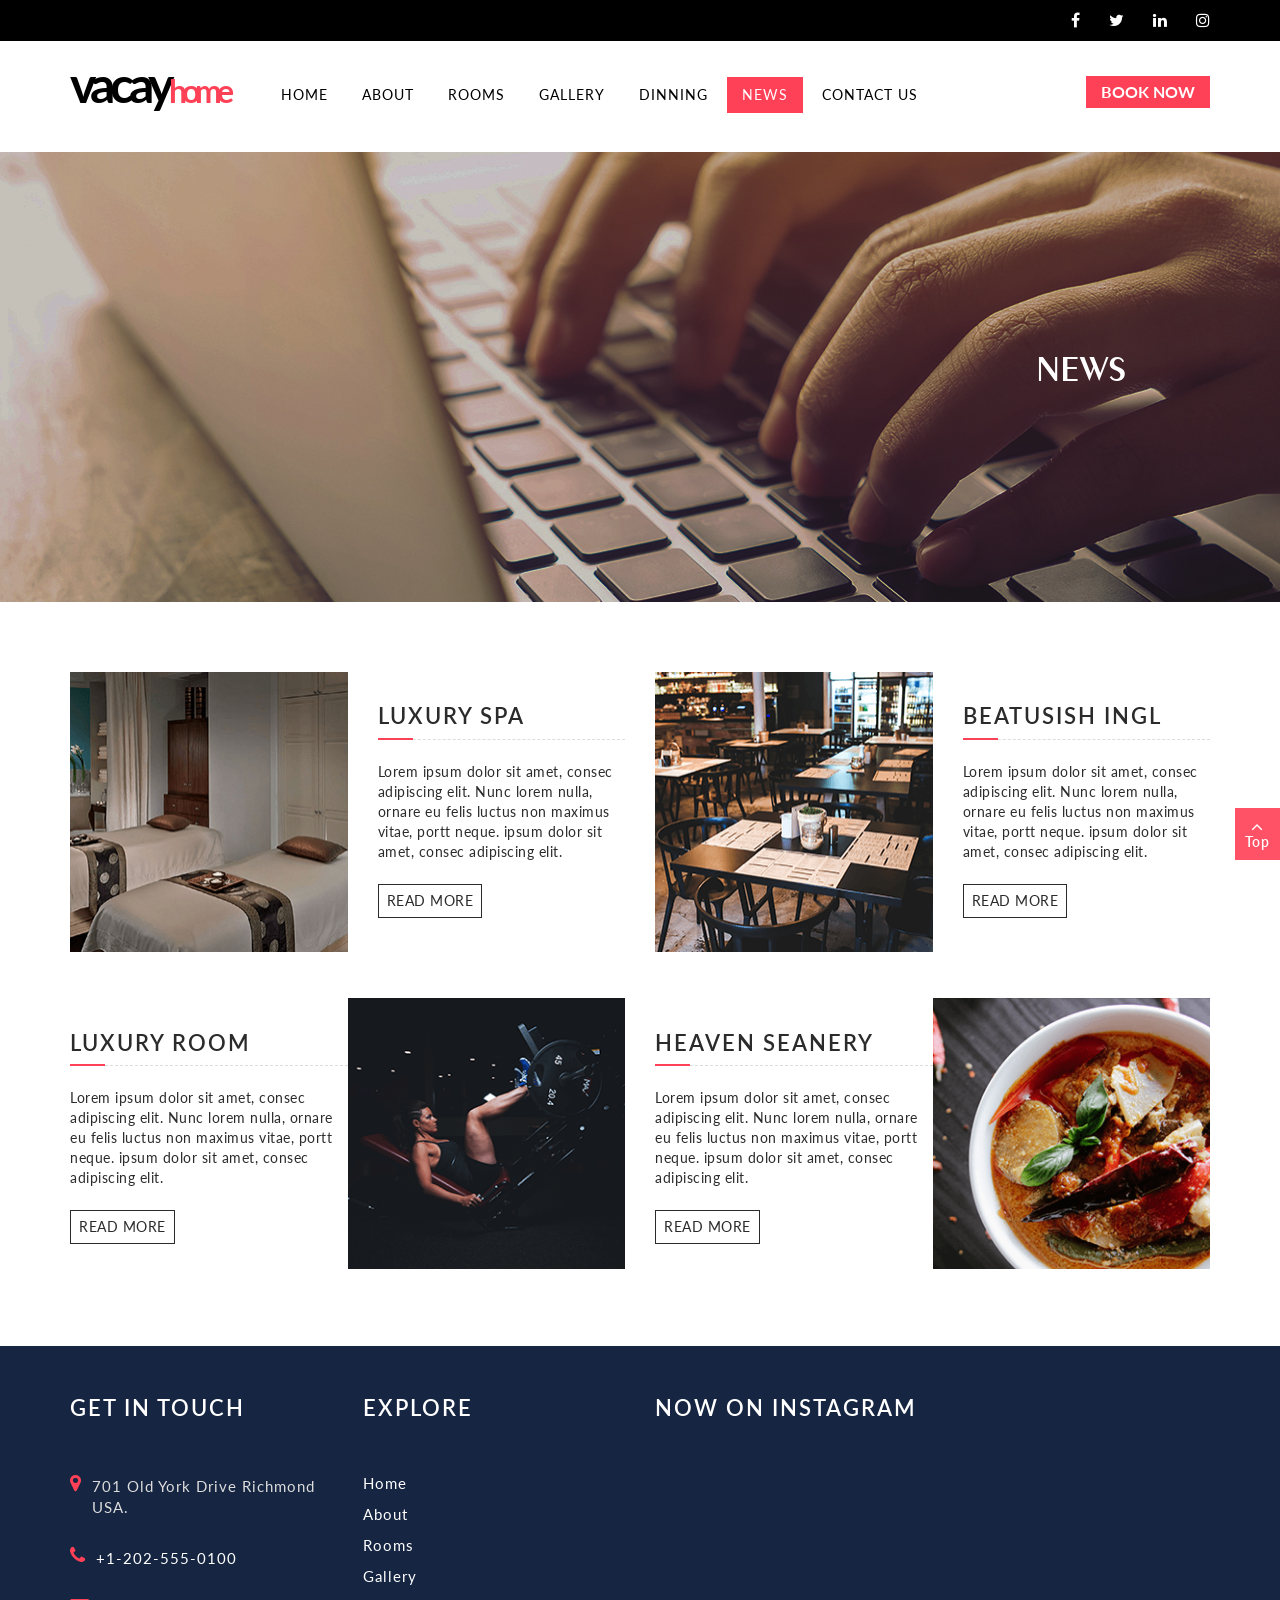
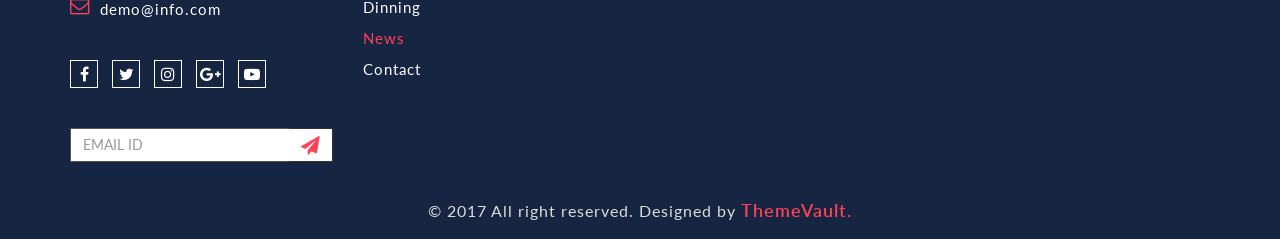
<file: Downloads/vacayhome-master/news.html>
<!--Template Name: vacayhome
File Name: news.html
Author Name: ThemeVault
Author URI: http://www.themevault.net/
License URI: http://www.themevault.net/license/-->

<!DOCTYPE html>
<html lang="en">
    <head>
        <meta charset="utf-8">
        <meta http-equiv="X-UA-Compatible" content="IE=edge">
        <meta name="viewport" content="width=device-width, initial-scale=1.0">
        <link rel="icon" href="images/icons/favicon.png"/>
        <title>vacayhome</title>

        <!-- Bootstrap core CSS -->
        <link href="css/bootstrap.min.css" rel="stylesheet">
        <link href="font-awesome/css/font-awesome.min.css" rel="stylesheet" type="text/css" />
        <!-- Custom styles for this template -->
        <link href="css/style.css" rel="stylesheet">
        <link href="fonts/antonio-exotic/stylesheet.css" rel="stylesheet">
        <link rel="stylesheet" href="css/lightbox.min.css">
        <link href="css/responsive.css" rel="stylesheet">
        <script src="js/jquery.min.js" type="text/javascript"></script>
        <script src="js/bootstrap.min.js" type="text/javascript"></script>
        <script src="js/lightbox-plus-jquery.min.js" type="text/javascript"></script>
        <script src="js/instafeed.min.js" type="text/javascript"></script>
        <script src="js/custom.js" type="text/javascript"></script>
    </head>
    <body>
        <div id="page">
            <!---header top---->
            <div class="top-header">
                <div class="container">
                    <div class="row">
                        <div class="col-md-6">

                        </div>
                        <div class="col-md-6"><div class="social-grid">
                                <ul class="list-unstyled text-right">
                                    <li><a><i class="fa fa-facebook"></i></a></li>
                                    <li><a><i class="fa fa-twitter"></i></a></li>
                                    <li><a><i class="fa fa-linkedin"></i></a></li>
                                    <li><a><i class="fa fa-instagram"></i></a></li>
                                </ul>
                            </div></div>
                    </div>
                </div>
            </div>
            <!--header--->
            <header class="header-container">
                <div class="container">
                    <div class="top-row">
                        <div class="row">
                            <div class="col-md-2 col-sm-6 col-xs-6">
                                <div id="logo">
                                    <!--<a href="index.html"><img src="images/logo.png" alt="logo"></a>-->
                                    <a href="index.html"><span>vacay</span>home</a>
                                </div>                       
                            </div>
                            <div class="col-sm-6 visible-sm">
                                <div class="text-right"><button type="button" class="book-now-btn">Book Now</button></div>
                            </div>
                            <div class="col-md-8 col-sm-12 col-xs-12 remove-padd">
                                <nav class="navbar navbar-default">
                                    <div class="navbar-header page-scroll">
                                        <button data-target=".navbar-ex1-collapse" data-toggle="collapse" class="navbar-toggle" type="button">
                                            <span class="sr-only">Toggle navigation</span>
                                            <span class="icon-bar"></span>
                                            <span class="icon-bar"></span>
                                            <span class="icon-bar"></span>
                                        </button>

                                    </div>
                                    <div class="collapse navigation navbar-collapse navbar-ex1-collapse remove-space">
                                        <ul class="list-unstyled nav1 cl-effect-10">
                                            <li><a  data-hover="Home" href="index.html"><span>Home</span></a></li>
                                            <li><a data-hover="About"  href="about.html"><span>About</span></a></li>
                                            <li><a data-hover="Rooms" href="rooms.html"><span>Rooms</span></a></li>
                                            <li><a data-hover="Gallery"  href="gallery.html"><span>Gallery</span></a></li>
                                            <li><a data-hover="Dinning" href="dinning.html"><span>Dinning</span></a></li>
                                            <li><a data-hover="News" class="active"><span>News</span></a></li>
                                            <li><a data-hover="Contact Us" href="contact.html"><span>contact Us</span></a></li>
                                        </ul>
                                    </div>
                                </nav>
                            </div>
                            <div class="col-md-2  col-sm-4 col-xs-12 hidden-sm">
                                <div class="text-right"><button type="button" class="book-now-btn">Book Now</button></div>
                            </div>
                        </div>
                    </div>
                </div>
            </header>


            <!--end-->
            <section class="image-head-wrapper" style="background-image: url('images/banner5.jpg');">
                <div class="inner-wrapper">
                    <h1>News</h1>
                </div>
            </section>
            <div class="clearfix"></div>

            <section class="resort-overview-block">
                <div class="container">
                    <div class="row">
                        <div class="col-md-6 col-sm-12 col-xs-12 remove-padd-right">
                            <div class="side-A">
                                <div class="product-thumb">
                                    <div class="image">
                                        <a href="single-blog.html"><img alt="image" class="img-responsive" src="images/category1.png"></a>
                                    </div>
                                </div>
                            </div>
                            <div class="side-B">
                                <div class="product-desc-side">
                                    <h3><a href="single-blog.html">luxury spa</a></h3>
                                    <p>Lorem ipsum dolor sit amet, consec adipiscing elit. Nunc lorem nulla, ornare eu felis luctus non maximus vitae, portt neque. ipsum dolor sit amet, consec adipiscing elit.</p>
                                    <div class="links"><a href="single-blog.html">Read more</a></div>
                                </div>
                            </div>
                        </div>
                        <div class="clear"></div>
                        <div class="col-md-6 col-sm-12 col-xs-12 remove-padd-left">
                            <div class="side-A">
                                <div class="product-thumb">
                                    <div class="image">
                                        <a href="single-blog.html"><img src="images/category2.png" class="img-responsive" alt="image"></a>
                                    </div>
                                </div>
                            </div>
                            <div class="side-B">
                                <div class="product-desc-side">
                                    <h3><a href="single-blog.html">Beatusish ingl</a></h3>
                                    <p>Lorem ipsum dolor sit amet, consec adipiscing elit. Nunc lorem nulla, ornare eu felis luctus non maximus vitae, portt neque. ipsum dolor sit amet, consec adipiscing elit.</p>
                                    <div class="links"><a href="single-blog.html">Read more</a></div>
                                </div>
                            </div>
                        </div>
                        <div class="clear"></div>
                        <div class="col-md-12 offspace-45"></div>
                        <div class="col-md-6 col-sm-12 col-xs-12 remove-padd-right">
                            <div class="side-A">
                                <div class="product-desc-side">
                                    <h3><a href="single-blog.html">luxury room</a></h3>
                                    <p>Lorem ipsum dolor sit amet, consec adipiscing elit. Nunc lorem nulla, ornare eu felis luctus non maximus vitae, portt neque. ipsum dolor sit amet, consec adipiscing elit.</p>
                                    <div class="links"><a href="single-blog.html">Read more</a></div>
                                </div>
                            </div>

                            <div class="side-B">
                                <div class="product-thumb">
                                    <div class="image txt-rgt">
                                        <a class="arrow-left" href="single-blog.html"><img alt="imaga" class="img-responsive" src="images/category3.png"></a>
                                    </div>
                                </div>
                            </div>
                        </div>
                        <div class="clear"></div>
                        <div class="col-md-6 col-sm-12 col-xs-12 remove-padd-left">
                            <div class="side-A">
                                <div class="product-desc-side">
                                    <h3><a href="single-blog.html">heaven seanery</a></h3>
                                    <p>Lorem ipsum dolor sit amet, consec adipiscing elit. Nunc lorem nulla, ornare eu felis luctus non maximus vitae, portt neque. ipsum dolor sit amet, consec adipiscing elit.</p>
                                    <div class="links"><a href="single-blog.html">Read more</a></div>
                                </div>
                            </div>

                            <div class="side-B">
                                <div class="product-thumb txt-rgt">
                                    <div class="image">
                                        <a class="arrow-left" href="single-blog.html"><img alt="imaga" class="img-responsive" src="images/category4.png"></a>
                                    </div>
                                </div>
                            </div>
                        </div>
                        <div class="clearfix"></div>

                    </div>
                </div>
            </section>

            <!---footer--->
            <footer>
                <div class="container">
                    <div class="row">
                        <div class="col-md-3 col-sm-6 col-xs-12 width-set-50">
                            <div class="footer-details">
                                <h4>Get in touch</h4>
                                <ul class="list-unstyled footer-contact-list">
                                    <li>
                                        <i class="fa fa-map-marker fa-lg"></i>
                                        <p>701 Old York Drive Richmond USA.</p>
                                    </li>
                                    <li>
                                        <i class="fa fa-phone fa-lg"></i>
                                        <p><a href="tel:+1-202-555-0100"> +1-202-555-0100</a></p>
                                    </li>
                                    <li>
                                        <i class="fa fa-envelope-o fa-lg"></i>
                                        <p><a href="mailto:demo@info.com"> demo@info.com</a></p>
                                    </li>
                                </ul>
                                <div class="footer-social-icon">
                                    <a href="#"><i class="fa fa-facebook"></i></a>
                                    <a href="#"><i class="fa fa-twitter"></i></a>                           
                                    <a href="#"><i class="fa fa-instagram"></i></a>
                                    <a href="#"><i class="fa fa-google-plus"></i></a>
                                    <a href="#"><i class="fa fa-youtube-play"></i></a>
                                </div>
                                <div class="input-group" id="subscribe">
                                    <input type="text" class="form-control subscribe-box" value="" name="subscribe" placeholder="EMAIL ID">
                                    <span class="input-group-btn">
                                        <button type="button" class="btn subscribe-button"><i class="fa fa-paper-plane fa-lg"></i></button>
                                    </span>
                                </div>
                            </div>
                        </div>
                        <div class="col-md-3 col-sm-6 col-xs-12 width-50 width-set-50">
                            <div class="footer-details">
                                <h4>explore</h4>
                                <ul class="list-unstyled footer-links">
                                    <li><a href="index.html">Home</a></li>
                                    <li><a href="about.html">About</a></li>
                                    <li><a href="rooms.html">Rooms</a></li>
                                    <li><a href="gallery.html">Gallery</a></li>
                                    <li><a href="#">Dinning</a></li>
                                    <li class="active"> <a href="news.html">News</a></li>
                                    <li> <a href="contact.html">Contact</a></li>
                                </ul>
                            </div>
                        </div>
                        <div class="col-md-6 col-sm-6 col-xs-12">
                            <div class="footer-details">
                                <h4>Now On Instagram</h4>
                                <div class="row">
                                    <div class="instagram-images">
                                        <div id="instafeed"></div>
                                    </div>
                                </div>
                            </div>
                        </div>
                    </div>

                    <div class="copyright">
                        &copy; 2017 All right reserved. Designed by <a href="http://www.themevault.net/" target="_blank">ThemeVault.</a>
                    </div>

                </div>
            </footer>

            <!--back to top--->
            <a style="display: none;" href="javascript:void(0);" class="scrollTop back-to-top" id="back-to-top">
                <span><i aria-hidden="true" class="fa fa-angle-up fa-lg"></i></span>
                <span>Top</span>
            </a>

        </div>
    </body>
</html>
</file>
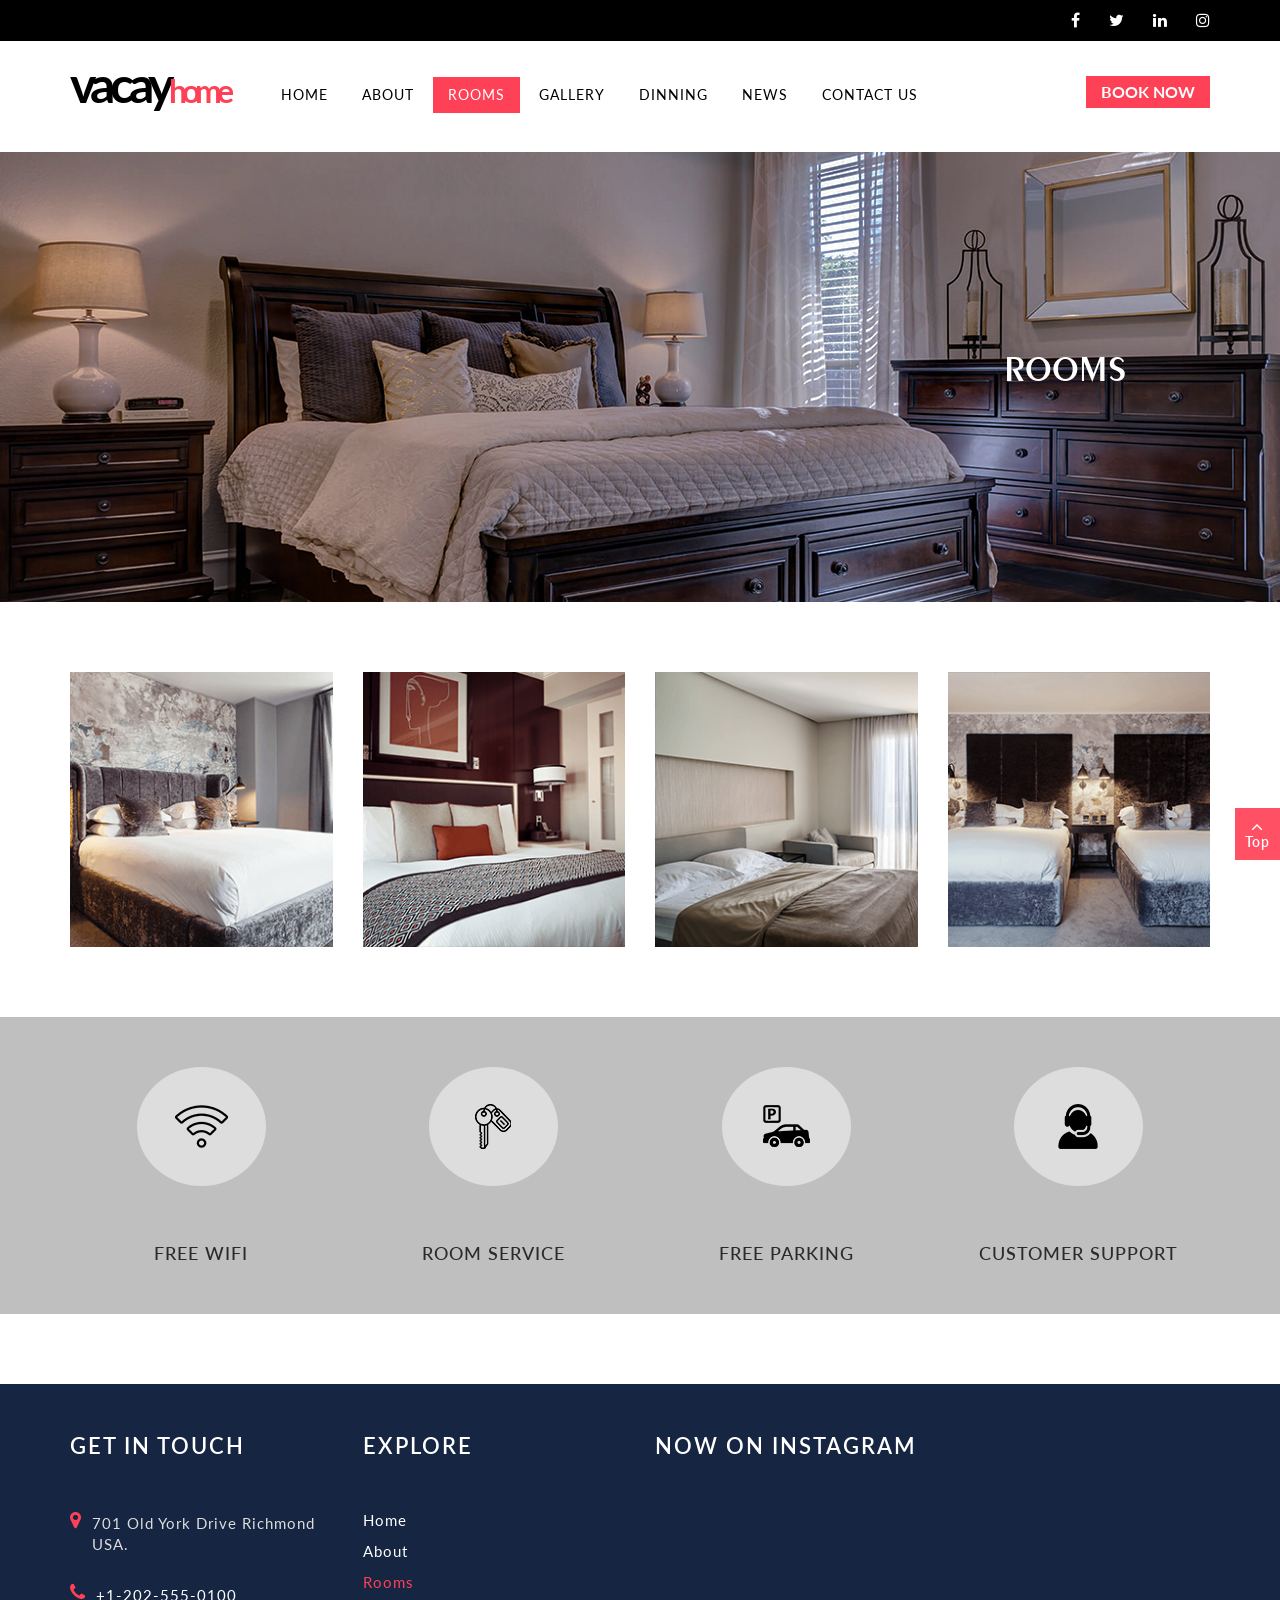
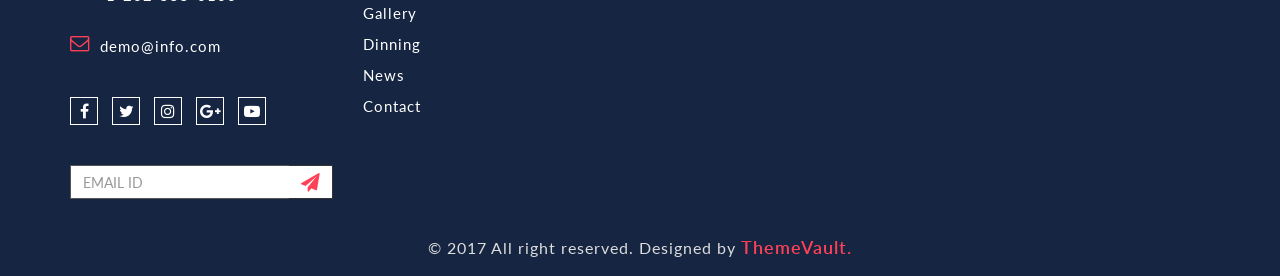
<file: Downloads/vacayhome-master/rooms.html>
<!--Template Name: vacayhome
File Name: rooms.html
Author Name: ThemeVault
Author URI: http://www.themevault.net/
License URI: http://www.themevault.net/license/-->

<!DOCTYPE html>
<html lang="en">
    <head>
        <meta charset="utf-8">
        <meta http-equiv="X-UA-Compatible" content="IE=edge">
        <meta name="viewport" content="width=device-width, initial-scale=1.0">
        <link rel="icon" href="images/icons/favicon.png"/>
        <title>vacayhome</title>

        <!-- Bootstrap core CSS -->
        <link href="css/bootstrap.min.css" rel="stylesheet">
        <link href="font-awesome/css/font-awesome.min.css" rel="stylesheet" type="text/css" />
        <!-- Custom styles for this template -->
        <link href="css/style.css" rel="stylesheet">
        <link href="fonts/antonio-exotic/stylesheet.css" rel="stylesheet">
        <link rel="stylesheet" href="css/lightbox.min.css">
        <link href="css/responsive.css" rel="stylesheet">
        <script src="js/jquery.min.js" type="text/javascript"></script>
        <script src="js/bootstrap.min.js" type="text/javascript"></script>
        <script src="js/lightbox-plus-jquery.min.js" type="text/javascript"></script>
        <script src="js/instafeed.min.js" type="text/javascript"></script>
        <script src="js/custom.js" type="text/javascript"></script>
    </head>
    <body>
        <div id="page">
            <!---header top---->
            <div class="top-header">
                <div class="container">
                    <div class="row">
                        <div class="col-md-6">

                        </div>
                        <div class="col-md-6"><div class="social-grid">
                                <ul class="list-unstyled text-right">
                                    <li><a><i class="fa fa-facebook"></i></a></li>
                                    <li><a><i class="fa fa-twitter"></i></a></li>
                                    <li><a><i class="fa fa-linkedin"></i></a></li>
                                    <li><a><i class="fa fa-instagram"></i></a></li>
                                </ul>
                            </div></div>
                    </div>
                </div>
            </div>
            <!--header--->
            <header class="header-container">
                <div class="container">
                    <div class="top-row">
                        <div class="row">
                            <div class="col-md-2 col-sm-6 col-xs-6">
                                <div id="logo">
                                    <!--<a href="index.html"><img src="images/logo.png" alt="logo"></a>-->
                                    <a href="index.html"><span>vacay</span>home</a>
                                </div>                       
                            </div>
                            <div class="col-sm-6 visible-sm">
                                <div class="text-right"><button type="button" class="book-now-btn">Book Now</button></div>
                            </div>
                            <div class="col-md-8 col-sm-12 col-xs-12 remove-padd">
                                <nav class="navbar navbar-default">
                                    <div class="navbar-header page-scroll">
                                        <button data-target=".navbar-ex1-collapse" data-toggle="collapse" class="navbar-toggle" type="button">
                                            <span class="sr-only">Toggle navigation</span>
                                            <span class="icon-bar"></span>
                                            <span class="icon-bar"></span>
                                            <span class="icon-bar"></span>
                                        </button>

                                    </div>
                                    <div class="collapse navigation navbar-collapse navbar-ex1-collapse remove-space">
                                        <ul class="list-unstyled nav1 cl-effect-10">
                                            <li><a  data-hover="Home" href="index.html"><span>Home</span></a></li>
                                            <li><a data-hover="About"  href="about.html"><span>About</span></a></li>
                                            <li><a data-hover="Rooms"  class="active"><span>Rooms</span></a></li>
                                            <li><a data-hover="Gallery"  href="gallery.html"><span>Gallery</span></a></li>
                                            <li><a data-hover="Dinning" href="dinning.html"><span>Dinning</span></a></li>
                                            <li><a data-hover="News" href="blog.html"><span>News</span></a></li>
                                            <li><a data-hover="Contact Us" href="contact.html"><span>contact Us</span></a></li>
                                        </ul>
                                    </div>
                                </nav>
                            </div>
                            <div class="col-md-2  col-sm-4 col-xs-12 hidden-sm">
                                <div class="text-right"><button type="button" class="book-now-btn">Book Now</button></div>
                            </div>
                        </div>
                    </div>
                </div>
            </header>


            <!--end-->
            <section class="image-head-wrapper" style="background-image: url('images/banner.jpg');">
                <div class="inner-wrapper">
                    <h1>Rooms</h1>
                </div>
            </section>
            <div class="clearfix"></div>

            <!--gallery block--->
            <section class="gallery-block gallery-front">
                <div class="container">
                    <div class="row">
                        <div class="col-lg-3 col-md-3 col-sm-3 col-xs-12">
                            <div class="gallery-image">
                                <img class="img-responsive" src="images/room1.png">
                                <div class="overlay">
                                    <a class="info pop example-image-link img-responsive" href="images/room1.png" data-lightbox="example-1"><i class="fa fa-search" aria-hidden="true"></i></a>
                                    <p><a>delux room</a></p>
                                </div>
                            </div>
                        </div>
                        <div class="col-lg-3 col-md-3 col-sm-3 col-xs-12">
                            <div class="gallery-image">
                                <img class="img-responsive" src="images/room2.png">
                                <div class="overlay">
                                    <a class="info pop example-image-link img-responsive" href="images/room2.png" data-lightbox="example-1"><i class="fa fa-search" aria-hidden="true"></i></a>
                                    <p><a>delux room</a></p>
                                </div>
                            </div>
                        </div>
                        <div class="col-lg-3 col-md-3 col-sm-3 col-xs-12">
                            <div class="gallery-image">
                                <img class="img-responsive" src="images/room3.png">
                                <div class="overlay">
                                    <a class="info pop example-image-link img-responsive" href="images/room3.png" data-lightbox="example-1"><i class="fa fa-search" aria-hidden="true"></i></a>
                                    <p><a>delux room</a></p>
                                </div>
                            </div>
                        </div>
                        <div class="col-lg-3 col-md-3 col-sm-3 col-xs-12">
                            <div class="gallery-image">
                                <img class="img-responsive" src="images/room4.png">
                                <div class="overlay">
                                    <a class="info pop example-image-link img-responsive" href="images/room4.png" data-lightbox="example-1"><i class="fa fa-search" aria-hidden="true"></i></a>
                                    <p><a>delux room</a></p>
                                </div>
                            </div>
                        </div>
                    </div>
                </div>
            </section>

            <!--service block--->
            <section class="service-block">
                <div class="bg-set-col">
                    <div class="container">
                        <div class="row">
                            <div class="col-md-3 col-sm-3 col-xs-6 width-50">
                                <div class="service-details text-center">
                                    <div class="service-image">
                                        <img alt="image" class="img-responsive" src="images/icons/wifi.png">
                                    </div>
                                    <h4><a>free wifi</a></h4>
                                </div>
                            </div>
                            <div class="col-md-3 col-sm-3 col-xs-6 width-50">
                                <div class="service-details text-center">
                                    <div class="service-image">
                                        <img alt="image" class="img-responsive" src="images/icons/key.png">
                                    </div>
                                    <h4><a>room service</a></h4>
                                </div>
                            </div>
                            <div class="col-md-3 col-sm-3 col-xs-6 mt-25">
                                <div class="service-details text-center">
                                    <div class="service-image">
                                        <img alt="image" class="img-responsive" src="images/icons/car.png">
                                    </div>
                                    <h4><a>free parking</a></h4>
                                </div>
                            </div>
                            <div class="col-md-3 col-sm-3 col-xs-6 mt-25">
                                <div class="service-details text-center">
                                    <div class="service-image">
                                        <img alt="image" class="img-responsive" src="images/icons/user.png">
                                    </div>
                                    <h4><a>customer support</a></h4>
                                </div>
                            </div>
                        </div>
                    </div>
                </div>
            </section>

            <!---footer--->
            <footer>
                <div class="container">
                    <div class="row">
                        <div class="col-md-3 col-sm-6 col-xs-12 width-set-50">
                            <div class="footer-details">
                                <h4>Get in touch</h4>
                                <ul class="list-unstyled footer-contact-list">
                                    <li>
                                        <i class="fa fa-map-marker fa-lg"></i>
                                        <p>701 Old York Drive Richmond USA.</p>
                                    </li>
                                    <li>
                                        <i class="fa fa-phone fa-lg"></i>
                                        <p><a href="tel:+1-202-555-0100"> +1-202-555-0100</a></p>
                                    </li>
                                    <li>
                                        <i class="fa fa-envelope-o fa-lg"></i>
                                        <p><a href="mailto:demo@info.com"> demo@info.com</a></p>
                                    </li>
                                </ul>
                                <div class="footer-social-icon">
                                    <a href="#"><i class="fa fa-facebook"></i></a>
                                    <a href="#"><i class="fa fa-twitter"></i></a>                           
                                    <a href="#"><i class="fa fa-instagram"></i></a>
                                    <a href="#"><i class="fa fa-google-plus"></i></a>
                                    <a href="#"><i class="fa fa-youtube-play"></i></a>
                                </div>
                                <div class="input-group" id="subscribe">
                                    <input type="text" class="form-control subscribe-box" value="" name="subscribe" placeholder="EMAIL ID">
                                    <span class="input-group-btn">
                                        <button type="button" class="btn subscribe-button"><i class="fa fa-paper-plane fa-lg"></i></button>
                                    </span>
                                </div>
                            </div>
                        </div>
                        <div class="col-md-3 col-sm-6 col-xs-12 width-50 width-set-50">
                            <div class="footer-details">
                                <h4>explore</h4>
                                <ul class="list-unstyled footer-links">
                                    <li><a href="index.html">Home</a></li>
                                    <li><a href="about.html">About</a></li>
                                    <li class="active"><a>Rooms</a></li>
                                    <li><a href="gallery.html">Gallery</a></li>
                                    <li><a href="#">Dinning</a></li>
                                    <li> <a href="news.html">News</a></li>
                                    <li> <a href="contact.html">Contact</a></li>
                                </ul>
                            </div>
                        </div>
                        <div class="col-md-6 col-sm-6 col-xs-12">
                            <div class="footer-details">
                                <h4>Now On Instagram</h4>
                                <div class="row">
                                    <div class="instagram-images">
                                        <div id="instafeed"></div>
                                    </div>
                                </div>
                            </div>
                        </div>
                    </div>

                    <div class="copyright">
                        &copy; 2017 All right reserved. Designed by <a href="http://www.themevault.net/" target="_blank">ThemeVault.</a>
                    </div>

                </div>
            </footer>

            <!--back to top--->
            <a style="display: none;" href="javascript:void(0);" class="scrollTop back-to-top" id="back-to-top">
                <span><i aria-hidden="true" class="fa fa-angle-up fa-lg"></i></span>
                <span>Top</span>
            </a>

        </div>
    </body>
</html>
</file>
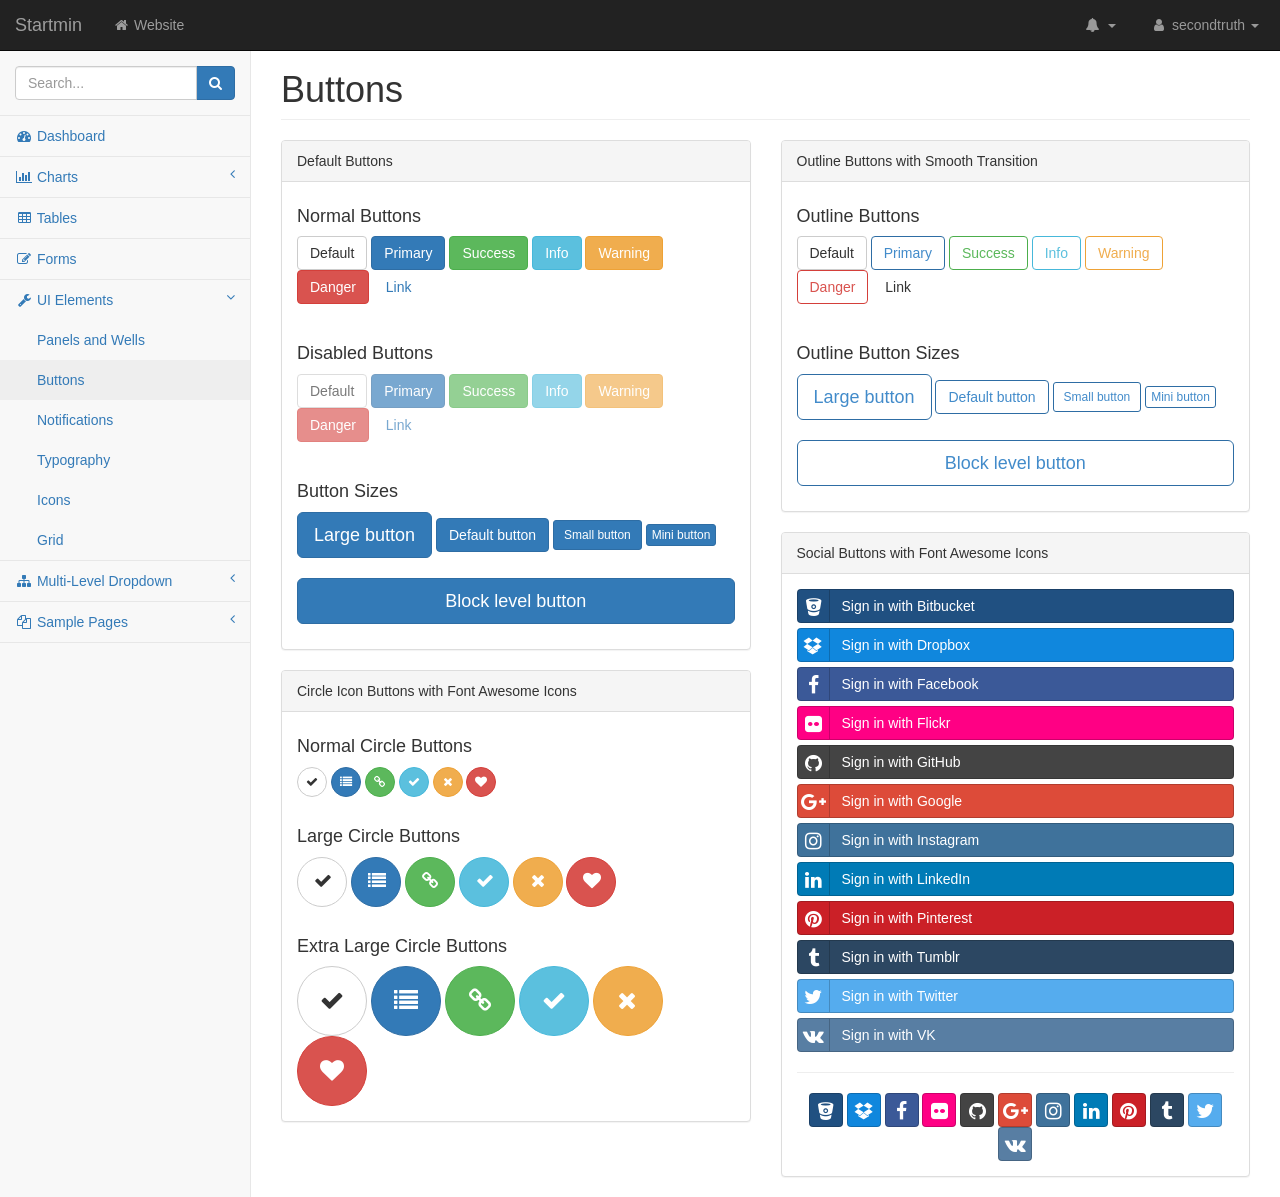
<file: Downloads/startmin-master/pages/buttons.html>
<!DOCTYPE html>
<html lang="en">

    <head>
        <meta charset="utf-8">
        <meta http-equiv="X-UA-Compatible" content="IE=edge">
        <meta name="viewport" content="width=device-width, initial-scale=1">
        <meta name="description" content="">
        <meta name="author" content="">

        <title>Startmin - Bootstrap Admin Theme</title>

        <!-- Bootstrap Core CSS -->
        <link href="../css/bootstrap.min.css" rel="stylesheet">

        <!-- MetisMenu CSS -->
        <link href="../css/metisMenu.min.css" rel="stylesheet">

        <!-- Social Buttons CSS -->
        <link href="../css/bootstrap-social.css" rel="stylesheet">

        <!-- Custom CSS -->
        <link href="../css/startmin.css" rel="stylesheet">

        <!-- Custom Fonts -->
        <link href="../css/font-awesome.min.css" rel="stylesheet" type="text/css">

        <!-- HTML5 Shim and Respond.js IE8 support of HTML5 elements and media queries -->
        <!-- WARNING: Respond.js doesn't work if you view the page via file:// -->
        <!--[if lt IE 9]>
        <script src="https://cdnjs.cloudflare.com/ajax/libs/html5shiv/3.7.3/html5shiv.min.js"></script>
        <script src="https://cdnjs.cloudflare.com/ajax/libs/respond.js/1.4.2/respond.min.js"></script>
        <![endif]-->
    </head>

    <body>

        <div id="wrapper">

            <!-- Navigation -->
            <nav class="navbar navbar-inverse navbar-fixed-top" role="navigation">
                <div class="navbar-header">
                    <a class="navbar-brand" href="index.html">Startmin</a>
                </div>

                <button type="button" class="navbar-toggle" data-toggle="collapse" data-target=".navbar-collapse">
                    <span class="sr-only">Toggle navigation</span>
                    <span class="icon-bar"></span>
                    <span class="icon-bar"></span>
                    <span class="icon-bar"></span>
                </button>

                <ul class="nav navbar-nav navbar-left navbar-top-links">
                    <li><a href="#"><i class="fa fa-home fa-fw"></i> Website</a></li>
                </ul>

                <ul class="nav navbar-right navbar-top-links">
                    <li class="dropdown navbar-inverse">
                        <a class="dropdown-toggle" data-toggle="dropdown" href="#">
                            <i class="fa fa-bell fa-fw"></i> <b class="caret"></b>
                        </a>
                        <ul class="dropdown-menu dropdown-alerts">
                            <li>
                                <a href="#">
                                    <div>
                                        <i class="fa fa-comment fa-fw"></i> New Comment
                                        <span class="pull-right text-muted small">4 minutes ago</span>
                                    </div>
                                </a>
                            </li>
                            <li>
                                <a href="#">
                                    <div>
                                        <i class="fa fa-twitter fa-fw"></i> 3 New Followers
                                        <span class="pull-right text-muted small">12 minutes ago</span>
                                    </div>
                                </a>
                            </li>
                            <li>
                                <a href="#">
                                    <div>
                                        <i class="fa fa-envelope fa-fw"></i> Message Sent
                                        <span class="pull-right text-muted small">4 minutes ago</span>
                                    </div>
                                </a>
                            </li>
                            <li>
                                <a href="#">
                                    <div>
                                        <i class="fa fa-tasks fa-fw"></i> New Task
                                        <span class="pull-right text-muted small">4 minutes ago</span>
                                    </div>
                                </a>
                            </li>
                            <li>
                                <a href="#">
                                    <div>
                                        <i class="fa fa-upload fa-fw"></i> Server Rebooted
                                        <span class="pull-right text-muted small">4 minutes ago</span>
                                    </div>
                                </a>
                            </li>
                            <li class="divider"></li>
                            <li>
                                <a class="text-center" href="#">
                                    <strong>See All Alerts</strong>
                                    <i class="fa fa-angle-right"></i>
                                </a>
                            </li>
                        </ul>
                    </li>
                    <li class="dropdown">
                        <a class="dropdown-toggle" data-toggle="dropdown" href="#">
                            <i class="fa fa-user fa-fw"></i> secondtruth <b class="caret"></b>
                        </a>
                        <ul class="dropdown-menu dropdown-user">
                            <li>
                                <a href="#"><i class="fa fa-user fa-fw"></i> User Profile</a>
                            </li>
                            <li>
                                <a href="#"><i class="fa fa-gear fa-fw"></i> Settings</a>
                            </li>
                            <li class="divider"></li>
                            <li>
                                <a href="login.html"><i class="fa fa-sign-out fa-fw"></i> Logout</a>
                            </li>
                        </ul>
                    </li>
                </ul>
                <!-- /.navbar-top-links -->
            </nav>

            <aside class="sidebar navbar-default" role="navigation">
                <div class="sidebar-nav navbar-collapse">
                    <ul class="nav" id="side-menu">
                        <li class="sidebar-search">
                            <div class="input-group custom-search-form">
                                <input type="text" class="form-control" placeholder="Search...">
                                <span class="input-group-btn">
                                    <button class="btn btn-primary" type="button">
                                        <i class="fa fa-search"></i>
                                    </button>
                                </span>
                            </div>
                            <!-- /input-group -->
                        </li>
                        <li>
                            <a href="index.html"><i class="fa fa-dashboard fa-fw"></i> Dashboard</a>
                        </li>
                        <li>
                            <a href="#"><i class="fa fa-bar-chart-o fa-fw"></i> Charts<span class="fa arrow"></span></a>
                            <ul class="nav nav-second-level">
                                <li>
                                    <a href="flot.html">Flot Charts</a>
                                </li>
                                <li>
                                    <a href="morris.html">Morris.js Charts</a>
                                </li>
                            </ul>
                            <!-- /.nav-second-level -->
                        </li>
                        <li>
                            <a href="tables.html"><i class="fa fa-table fa-fw"></i> Tables</a>
                        </li>
                        <li>
                            <a href="forms.html"><i class="fa fa-edit fa-fw"></i> Forms</a>
                        </li>
                        <li>
                            <a href="#"><i class="fa fa-wrench fa-fw"></i> UI Elements<span class="fa arrow"></span></a>
                            <ul class="nav nav-second-level">
                                <li>
                                    <a href="panels-wells.html">Panels and Wells</a>
                                </li>
                                <li>
                                    <a href="buttons.html" class="active">Buttons</a>
                                </li>
                                <li>
                                    <a href="notifications.html">Notifications</a>
                                </li>
                                <li>
                                    <a href="typography.html">Typography</a>
                                </li>
                                <li>
                                    <a href="icons.html"> Icons</a>
                                </li>
                                <li>
                                    <a href="grid.html">Grid</a>
                                </li>
                            </ul>
                            <!-- /.nav-second-level -->
                        </li>
                        <li>
                            <a href="#"><i class="fa fa-sitemap fa-fw"></i> Multi-Level Dropdown<span class="fa arrow"></span></a>
                            <ul class="nav nav-second-level">
                                <li>
                                    <a href="#">Second Level Item</a>
                                </li>
                                <li>
                                    <a href="#">Second Level Item</a>
                                </li>
                                <li>
                                    <a href="#">Third Level <span class="fa arrow"></span></a>
                                    <ul class="nav nav-third-level">
                                        <li>
                                            <a href="#">Third Level Item</a>
                                        </li>
                                        <li>
                                            <a href="#">Third Level Item</a>
                                        </li>
                                        <li>
                                            <a href="#">Third Level Item</a>
                                        </li>
                                        <li>
                                            <a href="#">Third Level Item</a>
                                        </li>
                                    </ul>
                                    <!-- /.nav-third-level -->
                                </li>
                            </ul>
                            <!-- /.nav-second-level -->
                        </li>
                        <li>
                            <a href="#"><i class="fa fa-files-o fa-fw"></i> Sample Pages<span class="fa arrow"></span></a>
                            <ul class="nav nav-second-level">
                                <li>
                                    <a href="blank.html">Blank Page</a>
                                </li>
                                <li>
                                    <a href="login.html">Login Page</a>
                                </li>
                            </ul>
                            <!-- /.nav-second-level -->
                        </li>
                    </ul>
                </div>
            </aside>
            <!-- /.sidebar -->

            <!-- Page Content -->
            <div id="page-wrapper">
                <div class="container-fluid">
                    <div class="row">
                        <div class="col-lg-12">
                            <h1 class="page-header">Buttons</h1>
                        </div>
                        <!-- /.col-lg-12 -->
                    </div>
                    <!-- /.row -->
                    <div class="row">
                        <div class="col-lg-6">
                            <div class="panel panel-default">
                                <div class="panel-heading">
                                    Default Buttons
                                </div>
                                <!-- /.panel-heading -->
                                <div class="panel-body">
                                    <h4>Normal Buttons</h4>
                                    <p>
                                        <button type="button" class="btn btn-default">Default</button>
                                        <button type="button" class="btn btn-primary">Primary</button>
                                        <button type="button" class="btn btn-success">Success</button>
                                        <button type="button" class="btn btn-info">Info</button>
                                        <button type="button" class="btn btn-warning">Warning</button>
                                        <button type="button" class="btn btn-danger">Danger</button>
                                        <button type="button" class="btn btn-link">Link</button>
                                    </p>
                                    <br>
                                    <h4>Disabled Buttons</h4>
                                    <p>
                                        <button type="button" class="btn btn-default disabled">Default</button>
                                        <button type="button" class="btn btn-primary disabled">Primary</button>
                                        <button type="button" class="btn btn-success disabled">Success</button>
                                        <button type="button" class="btn btn-info disabled">Info</button>
                                        <button type="button" class="btn btn-warning disabled">Warning</button>
                                        <button type="button" class="btn btn-danger disabled">Danger</button>
                                        <button type="button" class="btn btn-link disabled">Link</button>
                                    </p>
                                    <br>
                                    <h4>Button Sizes</h4>
                                    <p>
                                        <button type="button" class="btn btn-primary btn-lg">Large button</button>
                                        <button type="button" class="btn btn-primary">Default button</button>
                                        <button type="button" class="btn btn-primary btn-sm">Small button</button>
                                        <button type="button" class="btn btn-primary btn-xs">Mini button</button>
                                        <br>
                                        <br>
                                        <button type="button" class="btn btn-primary btn-lg btn-block">Block level button</button>
                                    </p>
                                </div>
                                <!-- /.panel-body -->
                            </div>
                            <!-- /.panel -->
                            <div class="panel panel-default">
                                <div class="panel-heading">
                                    Circle Icon Buttons with Font Awesome Icons
                                </div>
                                <!-- /.panel-heading -->
                                <div class="panel-body">
                                    <h4>Normal Circle Buttons</h4>
                                    <button type="button" class="btn btn-default btn-circle"><i class="fa fa-check"></i></button>
                                    <button type="button" class="btn btn-primary btn-circle"><i class="fa fa-list"></i></button>
                                    <button type="button" class="btn btn-success btn-circle"><i class="fa fa-link"></i></button>
                                    <button type="button" class="btn btn-info btn-circle"><i class="fa fa-check"></i></button>
                                    <button type="button" class="btn btn-warning btn-circle"><i class="fa fa-times"></i></button>
                                    <button type="button" class="btn btn-danger btn-circle"><i class="fa fa-heart"></i></button>
                                    <br><br>
                                    <h4>Large Circle Buttons</h4>
                                    <button type="button" class="btn btn-default btn-circle btn-lg"><i class="fa fa-check"></i></button>
                                    <button type="button" class="btn btn-primary btn-circle btn-lg"><i class="fa fa-list"></i></button>
                                    <button type="button" class="btn btn-success btn-circle btn-lg"><i class="fa fa-link"></i></button>
                                    <button type="button" class="btn btn-info btn-circle btn-lg"><i class="fa fa-check"></i></button>
                                    <button type="button" class="btn btn-warning btn-circle btn-lg"><i class="fa fa-times"></i></button>
                                    <button type="button" class="btn btn-danger btn-circle btn-lg"><i class="fa fa-heart"></i></button>
                                    <br><br>
                                    <h4>Extra Large Circle Buttons</h4>
                                    <button type="button" class="btn btn-default btn-circle btn-xl"><i class="fa fa-check"></i></button>
                                    <button type="button" class="btn btn-primary btn-circle btn-xl"><i class="fa fa-list"></i></button>
                                    <button type="button" class="btn btn-success btn-circle btn-xl"><i class="fa fa-link"></i></button>
                                    <button type="button" class="btn btn-info btn-circle btn-xl"><i class="fa fa-check"></i></button>
                                    <button type="button" class="btn btn-warning btn-circle btn-xl"><i class="fa fa-times"></i></button>
                                    <button type="button" class="btn btn-danger btn-circle btn-xl"><i class="fa fa-heart"></i></button>
                                </div>
                                <!-- /.panel-body -->
                            </div>
                            <!-- /.panel -->
                        </div>
                        <!-- /.col-lg-6 -->
                        <div class="col-lg-6">
                            <div class="panel panel-default">
                                <div class="panel-heading">
                                    Outline Buttons with Smooth Transition
                                </div>
                                <!-- /.panel-heading -->
                                <div class="panel-body">
                                    <h4>Outline Buttons</h4>
                                    <p>
                                        <button type="button" class="btn btn-outline btn-default">Default</button>
                                        <button type="button" class="btn btn-outline btn-primary">Primary</button>
                                        <button type="button" class="btn btn-outline btn-success">Success</button>
                                        <button type="button" class="btn btn-outline btn-info">Info</button>
                                        <button type="button" class="btn btn-outline btn-warning">Warning</button>
                                        <button type="button" class="btn btn-outline btn-danger">Danger</button>
                                        <button type="button" class="btn btn-outline btn-link">Link</button>
                                    </p>
                                    <br>
                                    <h4>Outline Button Sizes</h4>
                                    <p>
                                        <button type="button" class="btn btn-outline btn-primary btn-lg">Large button</button>
                                        <button type="button" class="btn btn-outline btn-primary">Default button</button>
                                        <button type="button" class="btn btn-outline btn-primary btn-sm">Small button</button>
                                        <button type="button" class="btn btn-outline btn-primary btn-xs">Mini button</button>
                                        <br>
                                        <br>
                                        <button type="button" class="btn btn-outline btn-primary btn-lg btn-block">Block level button</button>
                                    </p>
                                </div>
                                <!-- /.panel-body -->
                            </div>
                            <!-- /.panel -->
                            <div class="panel panel-default">
                                <div class="panel-heading">
                                    Social Buttons with Font Awesome Icons
                                </div>
                                <!-- /.panel-heading -->
                                <div class="panel-body">
                                    <a class="btn btn-block btn-social btn-bitbucket">
                                        <i class="fa fa-bitbucket"></i> Sign in with Bitbucket
                                    </a>
                                    <a class="btn btn-block btn-social btn-dropbox">
                                        <i class="fa fa-dropbox"></i> Sign in with Dropbox
                                    </a>
                                    <a class="btn btn-block btn-social btn-facebook">
                                        <i class="fa fa-facebook"></i> Sign in with Facebook
                                    </a>
                                    <a class="btn btn-block btn-social btn-flickr">
                                        <i class="fa fa-flickr"></i> Sign in with Flickr
                                    </a>
                                    <a class="btn btn-block btn-social btn-github">
                                        <i class="fa fa-github"></i> Sign in with GitHub
                                    </a>
                                    <a class="btn btn-block btn-social btn-google-plus">
                                        <i class="fa fa-google-plus"></i> Sign in with Google
                                    </a>
                                    <a class="btn btn-block btn-social btn-instagram">
                                        <i class="fa fa-instagram"></i> Sign in with Instagram
                                    </a>
                                    <a class="btn btn-block btn-social btn-linkedin">
                                        <i class="fa fa-linkedin"></i> Sign in with LinkedIn
                                    </a>
                                    <a class="btn btn-block btn-social btn-pinterest">
                                        <i class="fa fa-pinterest"></i> Sign in with Pinterest
                                    </a>
                                    <a class="btn btn-block btn-social btn-tumblr">
                                        <i class="fa fa-tumblr"></i> Sign in with Tumblr
                                    </a>
                                    <a class="btn btn-block btn-social btn-twitter">
                                        <i class="fa fa-twitter"></i> Sign in with Twitter
                                    </a>
                                    <a class="btn btn-block btn-social btn-vk">
                                        <i class="fa fa-vk"></i> Sign in with VK
                                    </a>

                                    <hr>

                                    <div class="text-center">
                                        <a class="btn btn-social-icon btn-bitbucket"><i class="fa fa-bitbucket"></i></a>
                                        <a class="btn btn-social-icon btn-dropbox"><i class="fa fa-dropbox"></i></a>
                                        <a class="btn btn-social-icon btn-facebook"><i class="fa fa-facebook"></i></a>
                                        <a class="btn btn-social-icon btn-flickr"><i class="fa fa-flickr"></i></a>
                                        <a class="btn btn-social-icon btn-github"><i class="fa fa-github"></i></a>
                                        <a class="btn btn-social-icon btn-google-plus"><i class="fa fa-google-plus"></i></a>
                                        <a class="btn btn-social-icon btn-instagram"><i class="fa fa-instagram"></i></a>
                                        <a class="btn btn-social-icon btn-linkedin"><i class="fa fa-linkedin"></i></a>
                                        <a class="btn btn-social-icon btn-pinterest"><i class="fa fa-pinterest"></i></a>
                                        <a class="btn btn-social-icon btn-tumblr"><i class="fa fa-tumblr"></i></a>
                                        <a class="btn btn-social-icon btn-twitter"><i class="fa fa-twitter"></i></a>
                                        <a class="btn btn-social-icon btn-vk"><i class="fa fa-vk"></i></a>
                                    </div>
                                </div>
                                <!-- /.panel-body -->
                            </div>
                            <!-- /.panel -->
                        </div>
                        <!-- /.col-lg-6 -->
                    </div>
                    <!-- /.row -->
                </div>
                <!-- /.container-fluid -->
            </div>
            <!-- /#page-wrapper -->

        </div>
        <!-- /#wrapper -->

        <!-- jQuery -->
        <script src="../js/jquery.min.js"></script>

        <!-- Bootstrap Core JavaScript -->
        <script src="../js/bootstrap.min.js"></script>

        <!-- Metis Menu Plugin JavaScript -->
        <script src="../js/metisMenu.min.js"></script>

        <!-- Custom Theme JavaScript -->
        <script src="../js/startmin.js"></script>

    </body>

</html>
</file>
<file: Downloads/vacayhome-master/css/style.css>
/*
Template Name: vacayhome
File Name: style.css
Author Name: ThemeVault
Author URI: http://www.themevault.net/
License URI: http://www.themevault.net/license/
*/

/*@import url('https://fonts.googleapis.com/css?family=Cabin:400,500,600,700');*/
@import url('https://fonts.googleapis.com/css?family=Lato:400,700,900');

html, body {
    height: 100%;
    margin: 0;
    padding: 0;
}
body {
    background-color: #fff;
    color: #2b2b2b;
    /*font-family: 'Cabin', sans-serif;*/
    font-family: 'Lato', sans-serif;
    font-size: 14px;
    line-height: 16px;
    min-width: 320px;
    /*overflow: hidden;*/
    width: 100%;
}
* {
    margin: 0;
    padding: 0;
}
h1,h2,h3,h4,h5,h6,p{
    margin: 0
}

html, html a {
    -webkit-font-smoothing: antialiased;
    text-shadow: 1px 1px 1px rgba(0,0,0,0.004);

}
a, button {
    text-decoration: none;
    cursor: pointer;
}
a{
    color: #2b2b2b;
}
a, a:hover, a:focus, button:hover, button:focus {
    outline: 0 none !important;
    text-decoration: none;
}
a:focus ,a:hover{
    color: #ff4157;
}
ul{
    margin: 0;
    padding: 0;
}
#page{
    overflow: hidden;
}
.remove-padd{
    padding-left: 0;
    padding-right: 0;
}
.offspace-15{
    margin-top: 15px;
}
.offspace-45{
    margin-top: 45px;
}
/*top header*/
.top-header {
    background: #000 none repeat scroll 0 0;
    padding: 12px 0;
}
.social-grid li a {
    color: #fff;
    display: inline-block;
    font-size: 16px;
    text-align: center;
}
.social-grid li a:hover{
    color: #ff4157;
}
.social-grid li + li{
    margin-left: 25px;
}
.info-block{
    color: #fff;
}
.info-block .fa {
    margin-right: 15px;
}
/*navbar*/
.navbar-default {
    background-color: rgba(0,0,0,0);
    border-color: rgba(0,0,0,0);
}
.navbar{
    min-height: 35px;
    margin-bottom: 0;
}
.navigation .nav1 li {
    display: inline;
    position: relative;
}
/*.navigation .nav1 li a {
    color: #000;
    display: inline-block;
    font-size: 14px;
    font-weight: 400;
    letter-spacing: 1px;
    text-transform: uppercase;
}*/

/*carousel*/
#myCarousel1 .carousel-caption {
    bottom: auto;
    color: #fff;
    left: 50%;
    position: absolute;
    right: auto;
    text-align: center;
    text-shadow: 0 1px 2px rgba(0, 0, 0, 0.6);
    top: 50%;
    transform: translate(-50%, -50%);
    width: 100%;
    z-index: 0;
}
#myCarousel1 .carousel-caption h1 {
    color: #fff;
    font-family: "exotc350_dmbd_btdemi-bold";
    font-size: 85px;
    letter-spacing: 2px;

    text-transform: capitalize;
}

/*common*/
.service-block, .gallery-block, .vacation-offer-block, .resort-overview-block, .blog-block, .blog-block-slider, .about-block, .contact-block, .blog{
    padding: 70px 0 0 0;
}

/*social link*/
.social-grid ul li{
    display: inline;
}
.top-row{
    padding: 35px 0;
}
#logo > a {
    color: #ff4157;
    font-size: 32px;
    font-weight: 700;
    letter-spacing: -5px;
}
#logo > a span {
    color: #000;
    font-size: 50px;
}
.book-now-btn {
    background: #ff4157 none repeat scroll 0 0;
    border: medium none;
    color: #fff;
    font-size: 16px;
    font-weight: 700;
    letter-spacing: 0;
    padding: 8px 15px;
    text-transform: uppercase;
}
.book-now-btn:hover, .vacation-offer-details .btn.btn-default:hover{
    background: #162541;
}

.cl-effect-10 a::before, .cl-effect-10 a.active::before {
    background: #ff4157;
    color: #fff;
    content: attr(data-hover);
    height: 100%;
    left: 0;
    padding: 10px 15px;
    position: absolute;
    top: 0;
    transition: transform 0.3s ease 0s;
    width: 100%;
    z-index: -1;
}
.cl-effect-10 a.active::before{
    z-index: 1;

}
.cl-effect-10 a:hover span, .cl-effect-10 a:focus span {
    transform: translateX(100%);
}
.cl-effect-10 a:hover::before, .cl-effect-10 a:focus::before {
    transform: translateX(0%);
}
.cl-effect-10 a.active{
    color: #ff;
}
.cl-effect-10 {
    position: relative;
    z-index: 1;
}
.cl-effect-10 a {
    overflow: hidden;
    color: #000;
    display: inline-block;
    font-size: 14px;
    font-weight: 400;
    letter-spacing: 1px;
    /*margin: 15px 25px;*/
    outline: none;
    position: relative;
    text-decoration: none;
    text-transform: uppercase;
}
.cl-effect-10 a span {
    background: #fff none repeat scroll 0 0;
    display: block;
    padding: 10px 15px;
    transition: transform 0.3s ease 0s;
}
/*service block*/
.service-image {
    border: 2px solid #ddd;
    border-radius: 50%;
    display: inline-block;
    padding: 35px;
    background: #ddd;
}
.service-details h4 {
    font-size: 18px;
    font-weight: 500;
    letter-spacing: 1px;
    margin-top: 55px;
    text-transform: uppercase;
}
.gallery-front .gallery-image {
    position: relative;
    max-width: 263px;
    margin-right: auto;
    margin-left: auto;
}
.instagram-images .gallery-image{
    max-width: 171px;
    margin-left: auto;
    margin-right: auto;
    position: relative;
}
.gallery-image .overlay {
    background-color: rgba(0, 0, 0, 0.5);
    height: 100%;
    left: 0;
    opacity: 0;
    overflow: hidden;
    position: absolute;
    top: 0;
    transition: all 0.4s ease-in-out 0s;
    width: 100%;
}
.gallery-image:hover .overlay {
    opacity: 1;
}
.gallery-image:hover p {
    bottom: 50px;
}
.overlay .info > i {
    color: #fff;
    font-size: 25px;
}
/*.gallery-image a.info {
    color: #fff;
    display: flex;
    flex-direction: column;
    font-size: 22px;
    font-weight: 600;
    height: 100%;
    justify-content: center;
    letter-spacing: 5px;
    opacity: 1;
    position: absolute;
    text-align: center;
    text-decoration: none;
    text-transform: uppercase;
    transition: all 0.2s ease-in-out 0s;
    width: 100%;
}*/
.gallery-image img {
    margin-left: auto;
    margin-right: auto;
}
.gallery-image a.info {
    color: #fff;
    font-size: 22px;
    font-weight: 600;
    left: 50%;
    letter-spacing: 5px;
    opacity: 1;
    position: absolute;
    text-align: center;
    text-decoration: none;
    text-transform: uppercase;
    top: 50%;
    transform: translate(-50%, -50%);
    transition: all 0.2s ease-in-out 0s;
}
.gallery-image a.info:hover, .gallery-image a.info > i:hover{
    color: #e01931;
}
.overlay p {
    bottom: 0;
    font-size: 17px;
    font-weight: 600;
    left: 25%;
    letter-spacing: 2px;
    position: absolute;
    text-transform: uppercase;
    transition: bottom 0.9s ease 0s;
}
.overlay p a{
    color: #fff;
}
.overlay p a:hover{
    color: #ff4157;
}
.vacation-offer-bgbanner {
    background: rgba(0, 0, 0, 0) url("../images/vacation-banner.png") no-repeat scroll center center / cover ;
    color: #fff;
    position: relative;
    padding: 65px;
}
.vacation-offer-bgbanner::before {
    background: rgba(0, 0, 0, 0.7) none repeat scroll 0 0;
    content: "";
    display: block;
    height: 100%;
    left: -50%;
    position: absolute;
    top: 0;
    transform: skewX(-30deg);
    width: 100%;
}
.vacation-offer-details > h1 {
    font-size: 30px;
    font-weight: 600;
    letter-spacing: 3px;
    margin-bottom: 25px;
    text-transform: uppercase;
}
.vacation-offer-details .btn.btn-default {
    background: #ff4157 none repeat scroll 0 0;
    border: medium none;
    border-radius: 0;
    color: #fff;
    font-size: 16px;
    letter-spacing: 2px;
    margin-top: 35px;
    padding: 8px 12px;
    text-shadow: 0 0 0;
    text-transform: capitalize;
}
.side-A{
    float: left;
    width: 50%;
}
.side-B{
    float: right;
    width: 50%;
}
.image img {
    margin-left: auto;
    margin-right: auto;
}
.product-desc-side {
    display: flex;
    flex-direction: column;
    font-size: 14px;
    height: 278px;
    justify-content: center;
    letter-spacing: 0.5px;
    line-height: 20px;
    padding: 0 0 0 30px;
    text-align: left;
}
.product-desc-side h3 {
    border-bottom: 1px dashed #ddd;
    font-size: 22px;
    font-weight: 600;
    letter-spacing: 2px;
    padding-bottom: 10px;
    position: relative;
    text-transform: uppercase;
}
.product-desc-side h3::before {
    background: #ff4157;
    bottom: -1px;
    content: "";
    height: 2px;
    left: 0;
    position: absolute;
    width: 35px;
    transition: width 0.9s;
}
.product-desc-side:hover h3:before{
    width: 100%;
}
.product-desc-side > p {
    margin: 22px 0;
}
.links > a , .event-blog-details a.btn-default{
    border: 1px solid;
    display: inline-block;
    padding: 6px 8px;
    text-transform: uppercase;
    border-radius: 0;
}
.links > a:hover, .event-blog-details a.btn-default:hover{
    background: #ff4157;
    border-color: #ff4157;
    color: #fff;
}
.side-A .product-desc-side {
    padding: 0;
}
/*blog event block*/
.event-blog-details > h4 {
    font-weight: 600;
    letter-spacing: 2px;
    margin-bottom: 15px;
    text-transform: uppercase;
}
.event-blog-details > p {
    font-size: 14.5px;
    letter-spacing: 1px;
    line-height: 23px;
    margin: 26px 0;
}
.event-blog-details h5 {
    color: #000;
    font-size: 14.5px;
    letter-spacing: 1px;
}
.event-blog-details h5 > a {
    margin-left: 5px;
}
.event-blog-details h5 a i {
    margin: 0 10px;
}
/*footer*/
footer {
    background: #162541 none repeat scroll 0 0;
    color: #ddd !important;
    margin-top: 70px;
    padding: 50px 0 20px;
}
.footer-details > h4 {
    font-size: 22px;
    font-weight: 600;
    letter-spacing: 2px;
    margin-bottom: 55px;
    text-transform: uppercase;
    color: #fff;
}
footer a{
    color: #fff;
}
.footer-contact-list i {
    color: #ff4157;
    float: left;
    margin-right: 10px;
}
.footer-contact-list p {
    overflow: hidden;
    line-height: 21px;
}
.footer-contact-list li {
    font-size: 14.5px;
    letter-spacing: 1px;
}
.footer-contact-list li + li {
    margin-top: 30px;
}
.footer-links li + li{
    margin-top: 15px;
}
.footer-links li {
    font-size: 14.5px;
    letter-spacing: 1px;
    text-transform: capitalize;
}
.footer-links li.active a{
    color: #ff4157;
}
.footer-social-icon {
    margin-top: 40px;
}
.footer-social-icon > a {
    border: 1px solid;
    display: inline-block;
    font-size: 16px;
    height: 28px;
    text-align: center;
    width: 28px;
}
.footer-social-icon > a i {
    line-height: 26px;
}
.footer-social-icon > a + a {
    margin-left: 10px;
}
#subscribe{
    margin-top: 40px;
}
#subscribe input {
    border: 1px solid;
    border-radius: 0;
    border-right: 0;
    box-shadow: none;
}
.btn.subscribe-button {
    -moz-border-bottom-colors: none;
    -moz-border-left-colors: none;
    -moz-border-right-colors: none;
    -moz-border-top-colors: none;
    background: rgba(0, 0, 0, 0) none repeat scroll 0 0;
    border-color: #333;
    border-image: none;
    border-radius: 0;
    border-style: solid solid solid none;
    border-width: 1px 1px 1px 0;
    color: #ff4157;
    background: #fff;
}
/*blog slider*/
.blog-box {
    background: #000 none repeat scroll 0 0;
    color: #fff;
    padding: 45px 110px;
    border-radius: 15px 15px 0 0;
}
.blog-box p::before {
    content: url("../images/icons/left-quotes-sign.png");
    left: 0;
    position: absolute;
    top: 0;
}
.blog-box p::after {
    content: url("../images/icons/left-quotes-sign.png");
    right: 0;
    position: absolute;
    bottom:  0;
    transform: scaleX(-1);
}
.blog-box > p {
    padding: 0 40px;
    position: relative;
}
.blog-box > p {
    font-size: 18px;
    font-style: italic;
    letter-spacing: 2px;
    line-height: 30px;
    padding: 0 40px;
    position: relative;
    text-align: center;
    padding-top: 10px;
    padding-bottom: 10px;
}
.blog-view-box {
    background: #ff4157 none repeat scroll 0 0;
    border-radius: 15px;
    color: #fff;
    margin-top: -15px;
    padding: 15px 110px;
}
.blog-view-box .media-body {
    vertical-align: middle;
}
.blog-view-box .media-body h3 {
    font-weight: 600;
    letter-spacing: 1px;
}
.blog-rev {
    font-size: 15px;
    letter-spacing: 1px;
}
/*carousel*/
.carousel-control.left, .carousel-control.right {
    background-image: none;
}
.carousel-control {
    opacity: 1;
}
#myCarousel2 .carousel-indicators li {
    background-color: #000;
    border: 1px solid #000;
    width: 140px;
}
#myCarousel2 .carousel-indicators .active {
    background-color: #ff4157;
    border-color: #ff4157;
    width: 140px;
}
#myCarousel2 .carousel-indicators {
    bottom: -55px;
}
#myCarousel2 .carousel-indicators li + li {
    margin-left: 15px;
}
.carousel-control {
    top: 50%;
}
.carousel-control:focus, .carousel-control:hover {
    opacity: 1;
}
#myCarousel1 .carousel-indicators .active{
    background: #ff4157;
    border-color: #ff4157;
}
/*back to top*/
#back-to-top {
    background: #ff4157;
    bottom: 40px;
    color: #fff;
    padding: 10px;
    position: fixed;
    right: 0;
    text-align: center;
    z-index: 9999;
    font-weight: 600;
    letter-spacing: 1px;
}
#back-to-top:hover{
    background: #c01b21;
}
#back-to-top > span {
    display: block;
}
/*navbar toggle*/
.navbar-toggle {
    background: #000;
    border: medium none;
    border-radius: 0;
    margin-top: -36px;
}
.navbar-toggle:hover, .navbar-default .navbar-toggle:focus, .navbar-default .navbar-toggle:hover {
    background: #ff4157 !important;
}
.navbar-default .navbar-toggle .icon-bar{
    background-color: #fff;
}
/*copyright*/
.copyright {
    font-size: 16px;
    letter-spacing: 1px;
    margin-top: 40px;
    text-align: center;
}
.copyright > a{
    color: #ff4157;
    font-weight: 600;
    font-size: 18px;
}
.copyright > a:hover{
    color: #fff;
}
/*rooms page*/
.bg-set-col{
    background: rgba(0,0,0,0.25);
    padding: 50px 0;
}
/*about page*/
.about-left p {
    color: #000000;
    font-size: 45px;
    font-weight: 100;
    line-height: 40px;
    text-transform: uppercase;
    width: 76%;
}
.about-right h3 {
    font-size: 26px;
    font-weight: 600;
    letter-spacing: 1px;
    margin-bottom: 15px;
}
.about-right > p {
    font-size: 15px;
    letter-spacing: 0.5px;
    line-height: 22px;
    margin-bottom: 15px;
}
.about-right li {
    position: relative;
    font-size: 14.8px;
    font-weight: 500;
    line-height: 30px;
    padding-left: 15px;
}

.about-right li:before{
    content: '';
    position: absolute;
    left: 0;
    top: 0;
    font-family: 'fontawesome';
    color: #ff4157;
    font-weight: 600;
}
.about-right span {
    color: #000;
    display: block;
    font-size: 20px;
    line-height: 24px;
    margin-top: 20px;
}
/*contact*/
/*contact*/
.contact-left-block > h3 , .contact-form > h3{
    color: #000;
    font-size: 25px;
    font-weight: 600;
    margin-bottom: 14px;
    text-transform: capitalize;
}
.contact-left-block > h3 > span, .contact-form > h3 > span{
    color: #ff4157;
}
.contact-left-block > p {
    color: #000;
    font-size: 15px;
    letter-spacing: 1px;
    line-height: 20px;
    margin-bottom: 15px;
}
.contact-left-block > p i {
    background: #ff4157 none repeat scroll 0 0;
    border-radius: 50%;
    color: #fff;
    height: 30px;
    line-height: 28px;
    text-align: center;
    width: 30px;
    font-size: 14px;
}
.contact-form form {
    margin-top: 15px;
}
.contact-form form .form-control {
    margin-bottom: 15px;
}
.form-control {
    border-radius: 0;
}
.submit-btn, .read-more-btn {
    background: rgba(0, 0, 0, 0) none repeat scroll 0 0;
    border: 1px solid;
    display: inline-block;
    font-size: 15px;
    font-weight: 600;
    letter-spacing: 1px;
    margin-top: 15px;
    padding: 6px 15px;
    text-transform: uppercase;
}
.submit-btn:hover, .read-more-btn:hover{
    background: #ff4157;
    border-color: #ff4157;
    color: #fff;
}
.contact-form form textarea{
    min-height: 140px;
}
.offspace-70{
    margin-top: 70px;
}
.hover-effect .gallery-image-list:hover img, .hover-effect .grid-item:hover img {
    animation: 1.5s ease 0s normal none 1 running flash;
    opacity: 0.6;
}
/*dinning*/
.blog-title-head {
    font-size: 25px;
    letter-spacing: 2px;
    margin: 0px 0 15px 0;
}
.blog-title-head > a{
    color: #000;

}
.blog-title-head > a:hover{

}
.blog-date {
    color: #000;
    font-size: 18px;
    letter-spacing: 1px;
    margin: 0;
}
.blog-desc {
    font-size: 15px;
    letter-spacing: 2px;
    line-height: 30px;
    margin: 40px 0;
    text-align: justify;
}
.user-info{
    margin-bottom: 15px;
}
.user-info > a{
    color: #ff4157;
}
.user-info > a:hover{
    color: #333;
}
.comment-form input, .comment-form textArea {
    margin-top: 15px;
}
.comment-form textArea{
    height: 140px;
}
.blog-list h4, .blog-list1 h4 {
    border-bottom: 2px solid #ff4157;
    font-size: 18px;
    font-weight: 600;
    letter-spacing: 1px;
    margin-bottom: 25px;
    margin-top: 20px;
    padding-bottom: 10px;
    text-transform: uppercase;
}
.blog-list ul li {
    border-bottom: 1px dashed #ddd;
    list-style: outside none none;
}
.blog-list li a {
    display: block;
    font-size: 14px;
    margin: 12px 0;
}
.blog-list li i {
    margin-right: 5px;
}
.blog-text p{
    margin-top: 15px;
}
.blog-text .link {
    font-size: 12.5px;
    font-weight: 600;
    letter-spacing: 0.5px;
}
.offspace-30{
    margin-top: 30px;
}
/*single page image*/
.image-head-wrapper {
    background: rgba(0, 0, 0, 0) url("../images/inner-banner.png") no-repeat scroll center top;
    height: 450px;
    position: relative;
}
.inner-wrapper {
    color: #fff;
    left: 70%;
    position: relative;
    text-align: right;
    text-transform: uppercase;
    top: 50%;
    transform: translate(-70%, -70%);
    width: 60%;
}
.inner-wrapper h1{
    font-family: "exotc350_dmbd_btdemi-bold";
}

/*instafeed images*/
#instafeed .likes {
    background: rgba(255,68,87, 0.8) none repeat scroll 0 0;
    color: #ffffff;
    display: flex;
    flex-direction: column;
    font-family: sans-serif;
    font-size: 1em;
    height: 100%;
    justify-content: center;
    left: 0;
    opacity: 0;
    position: absolute;
    right: 0;
    text-align: center;
    text-shadow: 0 1px rgba(0, 0, 0, 0.5);
    top: 0;
    transition: opacity 100ms ease 0s;
    width: 100%;
}
#instafeed a img{
    max-width: 100%;
}
.insta-image {
    max-width: 150px;
    position: relative;
}

#instafeed a:hover .likes {
    opacity:1;
}

.animated.flipInX {
    display: block;
    position: relative;
}
#instafeed > div:nth-last-child(-n+3) {
    margin-top: 15px;
}
</file>
<file: Downloads/vacayhome-master/fonts/antonio-exotic/stylesheet.css>
/* Generated by Font Squirrel (https://www.fontsquirrel.com) on March 16, 2017 */



@font-face {
    font-family: 'exotc350_dmbd_btdemi-bold';
    src: url('exotic_350_demi-bold_bt-webfont.woff2') format('woff2'),
         url('exotic_350_demi-bold_bt-webfont.woff') format('woff');
    font-weight: normal;
    font-style: normal;

}




@font-face {
    font-family: 'exotc350_bd_btbold';
    src: url('ufonts.com_exotic-350-bold-bt-webfont.woff2') format('woff2'),
         url('ufonts.com_exotic-350-bold-bt-webfont.woff') format('woff');
    font-weight: normal;
    font-style: normal;

}




@font-face {
    font-family: 'antoniobold';
    src: url('antonio-bold-webfont.woff2') format('woff2'),
         url('antonio-bold-webfont.woff') format('woff');
    font-weight: normal;
    font-style: normal;

}




@font-face {
    font-family: 'antoniolight';
    src: url('antonio-light-webfont.woff2') format('woff2'),
         url('antonio-light-webfont.woff') format('woff');
    font-weight: normal;
    font-style: normal;

}




@font-face {
    font-family: 'antonioregular';
    src: url('antonio-regular-webfont.woff2') format('woff2'),
         url('antonio-regular-webfont.woff') format('woff');
    font-weight: normal;
    font-style: normal;

}
</file>
<file: Downloads/vacayhome-master/css/responsive.css>
/*
Template Name: vacayhome
File Name: responsive.css
Author Name: ThemeVault
Author URI: http://www.themevault.net/
License URI: http://www.themevault.net/license/
*/

/* Landscape phones and smaller */
@media (max-width: 1199px) {
    .remove-space{
        padding-left: 0px;
        padding-right: 0px;
    }
    .cl-effect-10 a span, .cl-effect-10 a::before, .cl-effect-10 a.active::before{
        padding-left: 12px;
        padding-right: 12px;
    }
}
@media (min-width: 992px) and (max-width: 1199px) {
    #logo > a span{
        font-size: 40px;
    }
    #logo > a{
        font-size: 28px;
    }
}

@media (min-width: 768px) and (max-width: 991px) {
    .navbar-default {
        margin-top: 30px;
        text-align: center;
    }

    .service-details h4, .overlay p{
        font-size: 16px;
    }
    .overlay p {
        left: 11%;
    }
    .gallery-image:hover p {
        bottom: 30px;
    }
    .resort-overview-block .row > div:nth-child(1) {
        margin-top: 0;
    }
    .resort-overview-block .row > div:nth-child(2n+1) {
        margin-top: 20px;
    }
    .blog-box{
        padding: 45px;
    }
    footer .row > div:nth-child(3) {
        margin-top: 30px;
    }
}

@media (max-width: 991px) {
    .service-block .row {
        padding: 0 15px;
    }
    .service-block .row > div {
        padding-left: 0;
        padding-right: 0;
    }
    .vacation-offer-details h4{
        font-size: 17px;
        line-height: 22px;
    }
    .vacation-offer-bgbanner::before{
        left: -40%;
    }
    .vacation-offer-details > h1{
        font-size: 23px;
    }
    .view-set-block {
        width: 100%;
    }
    .side-in-image {
        float: unset;
        width: auto;
    }
    .about-left p{
        font-size: 40px;
    }
    .about-right h3{
        margin-top: 20px;
    }
}

@media (max-width: 767px) {
    .navigation .nav1 li{
        display: block;
    }
    .cl-effect-10{
        padding-left: 15px;
    }
    #myCarousel1 .carousel-inner img{
        height: 280px !important;
    }
    #myCarousel1 .carousel-caption h1{
        font-size: 40px;
    }
    .carousel-control img{
        max-width: 24px;
    }
    .service-details h4 {
        font-size: 14px;
        letter-spacing: 0;
        margin-top: 25px;
    }
    .mt-25 {
        margin-top: 25px;
    }
    .gallery-front .gallery-image {
        margin-left: auto;
        margin-right: auto;
        /*max-width: 278px;*/
        position: relative;
        text-align: center;
        margin-bottom: 30px;
    }
    .vacation-offer-bgbanner{
        padding: 45px 0px;
    }
    .vacation-offer-details > h1{
        font-size: 20px;
    }
    .vacation-offer-details h4 {
        font-size: 15px;
        line-height: 20px;
    }
    .vacation-offer-details .btn.btn-default{
        padding: 6px 9px;
        font-size: 14px;
    }
    .side-A, .side-B{
        float: none;
        width: 100%;
    }
    .product-desc-side{
        padding-left: 0;
    }
    .product-desc-side h3{
        font-size: 18px;
    }
    .links > a, .event-blog-details button{
        padding: 3px 6px;
    }
    .blog-box, .blog-view-box{
        padding: 25px 15px;
    }
    .blog-box > p {
        font-size: 15px;
        letter-spacing: 1px;
        line-height: 22px;
        padding: 10px 30px;
    }
    #myCarousel2 .carousel-indicators li, #myCarousel2 .carousel-indicators .active{
        width: 50px;
    }
    .event-blog-details > h4{
        font-size: 17px;
        letter-spacing: 1px;
    }
    .event-blog-image {
        margin-bottom: 20px;
    }
    .event-blog-details h5 a i {
        margin: 0 5px;
    }
    .event-blog-details h5 > a {
        margin-left: 0;
    }
    .event-blog-details > p {
        font-size: 13.5px;
        line-height: 22px;
        margin: 20px 0;
    }
    footer {
        border-top: 1px dashed #ddd;
        margin-top: 40px;
        padding: 0px 0 20px;
    }
    .footer-details > h4{
        font-size: 18px;
        letter-spacing: 1px;
        margin-bottom: 35px;
        margin-top: 35px;
    }
    .footer-contact-list li + li {
        margin-top: 20px;
    }
    .footer-links li + li {
        margin-top: 10px;
    }
    .copyright > a{
        display: block;
        margin-top: 8px;
    }
    .image-head-wrapper{
        height: 240px;
    }
    .about-left p{
        font-size: 30px;
        line-height: 26px;
    }
    .about-right h3{
        font-size: 21px;
    }
    .about-right span{
        font-size: 18px;
    }
    .overlay .info > i{
        font-size: 15px;
    }
}

@media (min-width: 600px) and (max-width: 767px) {
    #myCarousel1 .carousel-inner img{
        height: 360px !important;
    }
    #myCarousel1 .carousel-caption h1{
        font-size: 55px;
    }
    .carousel-control img{
        max-width: 28px;
    }
    .service-details h4 {
        font-size: 16px;
        letter-spacing: 1px;
    }
    .view-set-block .col-xs-12, .width-set-50 {
        width: 50%;
    }
    .side-in-image {
        width: auto !important;
    }
    .image-head-wrapper{
        height: 300px;
    }
    .overlay .info > i{
        font-size: 20px;
    }
}

@media (min-width: 480px) and (max-width: 767px) {
    .gallery-block .col-xs-12 {
        width: 50%;
    }
}
</file>
<file: Downloads/startmin-master/css/metisMenu.min.css>
/*
 * metismenu - v1.1.3
 * Easy menu jQuery plugin for Twitter Bootstrap 3
 * https://github.com/onokumus/metisMenu
 *
 * Made by Osman Nuri Okumus
 * Under MIT License
 */

.arrow{float:right;line-height:1.42857}.glyphicon.arrow:before{content:"\e079"}.active>a>.glyphicon.arrow:before{content:"\e114"}.fa.arrow:before{content:"\f104"}.active>a>.fa.arrow:before{content:"\f107"}.plus-times{float:right}.fa.plus-times:before{content:"\f067"}.active>a>.fa.plus-times{filter:progid:DXImageTransform.Microsoft.BasicImage(rotation=1);-webkit-transform:rotate(45deg);-moz-transform:rotate(45deg);-ms-transform:rotate(45deg);-o-transform:rotate(45deg);transform:rotate(45deg)}.plus-minus{float:right}.fa.plus-minus:before{content:"\f067"}.active>a>.fa.plus-minus:before{content:"\f068"}
</file>
<file: Downloads/startmin-master/css/startmin.css>
/*!
 * Start Bootstrap - SB Admin 2 Bootstrap Admin Theme (http://startbootstrap.com)
 * Code licensed under the Apache License v2.0.
 * For details, see http://www.apache.org/licenses/LICENSE-2.0.
 */

body {
    background-color: #f8f8f8;
}

#wrapper {
    width: 100%;
}

#page-wrapper {
    padding-top: 30px;
    min-height: 568px;
    background-color: #fff;
}

@media(min-width:768px) {
    #page-wrapper {
        position: inherit;
        margin-left: 250px;
        padding: 30px 15px 0 15px;
        border-left: 1px solid #e7e7e7;
    }
}

.navbar-header {
    float: left;
}

.navbar-left {
    float: left;
}

.navbar-right {
    text-align: right;
}

.navbar-top-links {
    margin: 0;
}

.navbar-top-links li {
    display: inline-block;
}

.navbar-top-links li:last-child {
    margin-right: 6px;
}

.navbar-top-links li a {
    padding: 15px;
    min-height: 50px;
}

.navbar-top-links>li>a {
    color: #999;
}

.navbar-top-links>li>a:hover, .navbar-top-links>li>a:focus, .navbar-top-links>.open>a, .navbar-top-links>.open>a:hover, .navbar-top-links>.open>a:focus {
    color: #fff;
    background-color: #222;
}

.navbar-top-links .dropdown-menu li {
    display: block;
}

.navbar-top-links .dropdown-menu li:last-child {
    margin-right: 0;
}

.navbar-top-links .dropdown-menu li a {
    padding: 3px 20px;
    min-height: 0;
}

.navbar-top-links .dropdown-menu li a div {
    white-space: normal;
}

.navbar-top-links .dropdown-messages,
.navbar-top-links .dropdown-tasks,
.navbar-top-links .dropdown-alerts {
    width: 310px;
    min-width: 0;
}

.navbar-top-links .dropdown-messages {
    margin-left: 5px;
}

.navbar-top-links .dropdown-tasks {
    margin-left: -59px;
}

.navbar-top-links .dropdown-alerts {
    margin-left: -123px;
}

.navbar-top-links .dropdown-user {
    right: 0;
    left: auto;
}

.sidebar .sidebar-nav.navbar-collapse {
    padding-right: 0;
    padding-left: 0;
}

.sidebar .sidebar-search {
    padding: 15px;
}

.sidebar ul li {
    border-bottom: 1px solid #e7e7e7;
}

.sidebar ul li a.active {
    background-color: #eee;
}

.sidebar .arrow {
    float: right;
}

.sidebar .fa.arrow:before {
    content: "\f104";
}

.sidebar .active>a>.fa.arrow:before {
    content: "\f107";
}

.sidebar .nav-second-level li,
.sidebar .nav-third-level li {
    border-bottom: 0!important;
}

.sidebar .nav-second-level li a {
    padding-left: 37px;
}

.sidebar .nav-third-level li a {
    padding-left: 52px;
}

@media(min-width:768px) {
    .sidebar {
        z-index: 1;
        position: absolute;
        width: 250px;
        margin-top: 51px;
    }

    .navbar-top-links .dropdown-messages,
    .navbar-top-links .dropdown-tasks,
    .navbar-top-links .dropdown-alerts {
        margin-left: auto;
    }
}

.btn-outline {
    color: inherit;
    background-color: transparent;
    transition: all .5s;
}

.btn-primary.btn-outline {
    color: #428bca;
}

.btn-success.btn-outline {
    color: #5cb85c;
}

.btn-info.btn-outline {
    color: #5bc0de;
}

.btn-warning.btn-outline {
    color: #f0ad4e;
}

.btn-danger.btn-outline {
    color: #d9534f;
}

.btn-primary.btn-outline:hover,
.btn-success.btn-outline:hover,
.btn-info.btn-outline:hover,
.btn-warning.btn-outline:hover,
.btn-danger.btn-outline:hover {
    color: #fff;
}

.chat {
    margin: 0;
    padding: 0;
    list-style: none;
}

.chat li {
    margin-bottom: 10px;
    padding-bottom: 5px;
    border-bottom: 1px dotted #999;
}

.chat li.left .chat-body {
    margin-left: 60px;
}

.chat li.right .chat-body {
    margin-right: 60px;
}

.chat li .chat-body p {
    margin: 0;
}

.panel .slidedown .glyphicon,
.chat .glyphicon {
    margin-right: 5px;
}

.chat-panel .panel-body {
    height: 350px;
    overflow-y: scroll;
}

.login-panel {
    margin-top: 25%;
}

.flot-chart {
    display: block;
    height: 400px;
}

.flot-chart-content {
    width: 100%;
    height: 100%;
}

.dataTables_wrapper {
    position: relative;
    clear: both;
}

table.dataTable thead .sorting,
table.dataTable thead .sorting_asc,
table.dataTable thead .sorting_desc,
table.dataTable thead .sorting_asc_disabled,
table.dataTable thead .sorting_desc_disabled {
    background: 0 0;
}

table.dataTable thead .sorting_asc:after {
    content: "\f0de";
    float: right;
    font-family: fontawesome;
}

table.dataTable thead .sorting_desc:after {
    content: "\f0dd";
    float: right;
    font-family: fontawesome;
}

table.dataTable thead .sorting:after {
    content: "\f0dc";
    float: right;
    font-family: fontawesome;
    color: rgba(50,50,50,.5);
}

.btn-circle {
    width: 30px;
    height: 30px;
    padding: 6px 0;
    border-radius: 15px;
    text-align: center;
    font-size: 12px;
    line-height: 1.428571429;
}

.btn-circle.btn-lg {
    width: 50px;
    height: 50px;
    padding: 10px 16px;
    border-radius: 25px;
    font-size: 18px;
    line-height: 1.33;
}

.btn-circle.btn-xl {
    width: 70px;
    height: 70px;
    padding: 10px 16px;
    border-radius: 35px;
    font-size: 24px;
    line-height: 1.33;
}

.show-grid [class^=col-] {
    padding-top: 10px;
    padding-bottom: 10px;
    border: 1px solid #ddd;
    background-color: #eee!important;
}

.show-grid {
    margin: 15px 0;
}

.huge {
    font-size: 40px;
}

.panel-green {
    border-color: #5cb85c;
}

.panel-green .panel-heading {
    border-color: #5cb85c;
    color: #fff;
    background-color: #5cb85c;
}

.panel-green a {
    color: #5cb85c;
}

.panel-green a:hover {
    color: #3d8b3d;
}

.panel-red {
    border-color: #d9534f;
}

.panel-red .panel-heading {
    border-color: #d9534f;
    color: #fff;
    background-color: #d9534f;
}

.panel-red a {
    color: #d9534f;
}

.panel-red a:hover {
    color: #b52b27;
}

.panel-yellow {
    border-color: #f0ad4e;
}

.panel-yellow .panel-heading {
    border-color: #f0ad4e;
    color: #fff;
    background-color: #f0ad4e;
}

.panel-yellow a {
    color: #f0ad4e;
}

.panel-yellow a:hover {
    color: #df8a13;
}

/* Hero Widgets */
.hero-widget {
    text-align: center;
    padding-top: 20px;
    padding-bottom: 20px;
}
.hero-widget .icon {
    display: block;
    font-size: 96px;
    line-height: 96px;
    margin-bottom: 10px;
    text-align: center;
}
.hero-widget .value {
    display: block;
    height: 64px;
    font-size: 64px;
    line-height: 64px;
    font-style: normal;
}
.hero-widget label { font-size: 17px; }
.hero-widget .options { margin-top: 10px; }

/* Tabbed Panels */
.panel.tabbed-panel .panel-heading{
    padding-top: 5px;
    padding-right: 5px;
    padding-bottom: 0;
}
.panel.tabbed-panel .panel-heading .panel-title{
    padding: 9px 0;
    font-size: 1em;
    line-height: 1em;
}
.panel.tabbed-panel .nav-tabs{
    border-bottom: none;
}
.panel.tabbed-panel .nav-tabs > li > a{
    line-height: 1em;
}
.panel.tabbed-panel .nav-justified{
    margin-bottom: -1px;
}

.tabbed-panel.panel-default .nav-tabs > li > a,
.tabbed-panel.panel-default .nav-tabs > li > a:hover,
.tabbed-panel.panel-default .nav-tabs > li > a:focus {
    color: #777;
}
.tabbed-panel.panel-default .nav-tabs > .open > a,
.tabbed-panel.panel-default .nav-tabs > .open > a:hover,
.tabbed-panel.panel-default .nav-tabs > .open > a:focus,
.tabbed-panel.panel-default .nav-tabs > li > a:hover,
.tabbed-panel.panel-default .nav-tabs > li > a:focus {
    color: #777;
    background-color: #ddd;
    border-color: transparent;
}
.tabbed-panel.panel-default .nav-tabs > li.active > a,
.tabbed-panel.panel-default .nav-tabs > li.active > a:hover,
.tabbed-panel.panel-default .nav-tabs > li.active > a:focus {
    color: #555;
    background-color: #fff;
    border-color: #ddd;
    border-bottom-color: transparent;
}
.tabbed-panel.panel-default .nav-tabs > li.dropdown .dropdown-menu {
    background-color: #f5f5f5;
    border-color: #ddd;
}
.tabbed-panel.panel-default .nav-tabs > li.dropdown .dropdown-menu > li > a {
    color: #777;
}
.tabbed-panel.panel-default .nav-tabs > li.dropdown .dropdown-menu > li > a:hover,
.tabbed-panel.panel-default .nav-tabs > li.dropdown .dropdown-menu > li > a:focus {
    background-color: #ddd;
}
.tabbed-panel.panel-default .nav-tabs > li.dropdown .dropdown-menu > .active > a,
.tabbed-panel.panel-default .nav-tabs > li.dropdown .dropdown-menu > .active > a:hover,
.tabbed-panel.panel-default .nav-tabs > li.dropdown .dropdown-menu > .active > a:focus {
    color: #fff;
    background-color: #555;
}

.tabbed-panel.panel-primary .nav-tabs > li > a,
.tabbed-panel.panel-primary .nav-tabs > li > a:hover,
.tabbed-panel.panel-primary .nav-tabs > li > a:focus {
    color: #fff;
}
.tabbed-panel.panel-primary .nav-tabs > .open > a,
.tabbed-panel.panel-primary .nav-tabs > .open > a:hover,
.tabbed-panel.panel-primary .nav-tabs > .open > a:focus,
.tabbed-panel.panel-primary .nav-tabs > li > a:hover,
.tabbed-panel.panel-primary .nav-tabs > li > a:focus {
    color: #fff;
    background-color: #3071a9;
    border-color: transparent;
}
.tabbed-panel.panel-primary .nav-tabs > li.active > a,
.tabbed-panel.panel-primary .nav-tabs > li.active > a:hover,
.tabbed-panel.panel-primary .nav-tabs > li.active > a:focus {
    color: #428bca;
    background-color: #fff;
    border-color: #428bca;
    border-bottom-color: transparent;
}
.tabbed-panel.panel-primary .nav-tabs > li.dropdown .dropdown-menu {
    background-color: #428bca;
    border-color: #3071a9;
}
.tabbed-panel.panel-primary .nav-tabs > li.dropdown .dropdown-menu > li > a {
    color: #fff;
}
.tabbed-panel.panel-primary .nav-tabs > li.dropdown .dropdown-menu > li > a:hover,
.tabbed-panel.panel-primary .nav-tabs > li.dropdown .dropdown-menu > li > a:focus {
    background-color: #3071a9;
}
.tabbed-panel.panel-primary .nav-tabs > li.dropdown .dropdown-menu > .active > a,
.tabbed-panel.panel-primary .nav-tabs > li.dropdown .dropdown-menu > .active > a:hover,
.tabbed-panel.panel-primary .nav-tabs > li.dropdown .dropdown-menu > .active > a:focus {
    background-color: #4a9fe9;
}


.tabbed-panel.panel-success .nav-tabs > li > a,
.tabbed-panel.panel-success .nav-tabs > li > a:hover,
.tabbed-panel.panel-success .nav-tabs > li > a:focus {
    color: #3c763d;
}
.tabbed-panel.panel-success .nav-tabs > .open > a,
.tabbed-panel.panel-success .nav-tabs > .open > a:hover,
.tabbed-panel.panel-success .nav-tabs > .open > a:focus,
.tabbed-panel.panel-success .nav-tabs > li > a:hover,
.tabbed-panel.panel-success .nav-tabs > li > a:focus {
    color: #3c763d;
    background-color: #d6e9c6;
    border-color: transparent;
}
.tabbed-panel.panel-success .nav-tabs > li.active > a,
.tabbed-panel.panel-success .nav-tabs > li.active > a:hover,
.tabbed-panel.panel-success .nav-tabs > li.active > a:focus {
    color: #3c763d;
    background-color: #fff;
    border-color: #d6e9c6;
    border-bottom-color: transparent;
}
.tabbed-panel.panel-success .nav-tabs > li.dropdown .dropdown-menu {
    background-color: #dff0d8;
    border-color: #d6e9c6;
}
.tabbed-panel.panel-success .nav-tabs > li.dropdown .dropdown-menu > li > a {
    color: #3c763d;
}
.tabbed-panel.panel-success .nav-tabs > li.dropdown .dropdown-menu > li > a:hover,
.tabbed-panel.panel-success .nav-tabs > li.dropdown .dropdown-menu > li > a:focus {
    background-color: #d6e9c6;
}
.tabbed-panel.panel-success .nav-tabs > li.dropdown .dropdown-menu > .active > a,
.tabbed-panel.panel-success .nav-tabs > li.dropdown .dropdown-menu > .active > a:hover,
.tabbed-panel.panel-success .nav-tabs > li.dropdown .dropdown-menu > .active > a:focus {
    color: #fff;
    background-color: #3c763d;
}

.tabbed-panel.panel-info .nav-tabs > li > a,
.tabbed-panel.panel-info .nav-tabs > li > a:hover,
.tabbed-panel.panel-info .nav-tabs > li > a:focus {
    color: #31708f;
}
.tabbed-panel.panel-info .nav-tabs > .open > a,
.tabbed-panel.panel-info .nav-tabs > .open > a:hover,
.tabbed-panel.panel-info .nav-tabs > .open > a:focus,
.tabbed-panel.panel-info .nav-tabs > li > a:hover,
.tabbed-panel.panel-info .nav-tabs > li > a:focus {
    color: #31708f;
    background-color: #bce8f1;
    border-color: transparent;
}
.tabbed-panel.panel-info .nav-tabs > li.active > a,
.tabbed-panel.panel-info .nav-tabs > li.active > a:hover,
.tabbed-panel.panel-info .nav-tabs > li.active > a:focus {
    color: #31708f;
    background-color: #fff;
    border-color: #bce8f1;
    border-bottom-color: transparent;
}
.tabbed-panel.panel-info .nav-tabs > li.dropdown .dropdown-menu {
    background-color: #d9edf7;
    border-color: #bce8f1;
}
.tabbed-panel.panel-info .nav-tabs > li.dropdown .dropdown-menu > li > a {
    color: #31708f;
}
.tabbed-panel.panel-info .nav-tabs > li.dropdown .dropdown-menu > li > a:hover,
.tabbed-panel.panel-info .nav-tabs > li.dropdown .dropdown-menu > li > a:focus {
    background-color: #bce8f1;
}
.tabbed-panel.panel-info .nav-tabs > li.dropdown .dropdown-menu > .active > a,
.tabbed-panel.panel-info .nav-tabs > li.dropdown .dropdown-menu > .active > a:hover,
.tabbed-panel.panel-info .nav-tabs > li.dropdown .dropdown-menu > .active > a:focus {
    color: #fff;
    background-color: #31708f;
}

.tabbed-panel.panel-warning .nav-tabs > li > a,
.tabbed-panel.panel-warning .nav-tabs > li > a:hover,
.tabbed-panel.panel-warning .nav-tabs > li > a:focus {
    color: #8a6d3b;
}
.tabbed-panel.panel-warning .nav-tabs > .open > a,
.tabbed-panel.panel-warning .nav-tabs > .open > a:hover,
.tabbed-panel.panel-warning .nav-tabs > .open > a:focus,
.tabbed-panel.panel-warning .nav-tabs > li > a:hover,
.tabbed-panel.panel-warning .nav-tabs > li > a:focus {
    color: #8a6d3b;
    background-color: #faebcc;
    border-color: transparent;
}
.tabbed-panel.panel-warning .nav-tabs > li.active > a,
.tabbed-panel.panel-warning .nav-tabs > li.active > a:hover,
.tabbed-panel.panel-warning .nav-tabs > li.active > a:focus {
    color: #8a6d3b;
    background-color: #fff;
    border-color: #faebcc;
    border-bottom-color: transparent;
}
.tabbed-panel.panel-warning .nav-tabs > li.dropdown .dropdown-menu {
    background-color: #fcf8e3;
    border-color: #faebcc;
}
.tabbed-panel.panel-warning .nav-tabs > li.dropdown .dropdown-menu > li > a {
    color: #8a6d3b;
}
.tabbed-panel.panel-warning .nav-tabs > li.dropdown .dropdown-menu > li > a:hover,
.tabbed-panel.panel-warning .nav-tabs > li.dropdown .dropdown-menu > li > a:focus {
    background-color: #faebcc;
}
.tabbed-panel.panel-warning .nav-tabs > li.dropdown .dropdown-menu > .active > a,
.tabbed-panel.panel-warning .nav-tabs > li.dropdown .dropdown-menu > .active > a:hover,
.tabbed-panel.panel-warning .nav-tabs > li.dropdown .dropdown-menu > .active > a:focus {
    color: #fff;
    background-color: #8a6d3b;
}

.tabbed-panel.panel-danger .nav-tabs > li > a,
.tabbed-panel.panel-danger .nav-tabs > li > a:hover,
.tabbed-panel.panel-danger .nav-tabs > li > a:focus {
    color: #a94442;
}
.tabbed-panel.panel-danger .nav-tabs > .open > a,
.tabbed-panel.panel-danger .nav-tabs > .open > a:hover,
.tabbed-panel.panel-danger .nav-tabs > .open > a:focus,
.tabbed-panel.panel-danger .nav-tabs > li > a:hover,
.tabbed-panel.panel-danger .nav-tabs > li > a:focus {
    color: #a94442;
    background-color: #ebccd1;
    border-color: transparent;
}
.tabbed-panel.panel-danger .nav-tabs > li.active > a,
.tabbed-panel.panel-danger .nav-tabs > li.active > a:hover,
.tabbed-panel.panel-danger .nav-tabs > li.active > a:focus {
    color: #a94442;
    background-color: #fff;
    border-color: #ebccd1;
    border-bottom-color: transparent;
}
.tabbed-panel.panel-danger .nav-tabs > li.dropdown .dropdown-menu {
    background-color: #f2dede; /* bg color */
    border-color: #ebccd1; /* border color */
}
.tabbed-panel.panel-danger .nav-tabs > li.dropdown .dropdown-menu > li > a {
    color: #a94442; /* normal text color */
}
.tabbed-panel.panel-danger .nav-tabs > li.dropdown .dropdown-menu > li > a:hover,
.tabbed-panel.panel-danger .nav-tabs > li.dropdown .dropdown-menu > li > a:focus {
    background-color: #ebccd1; /* hover bg color */
}
.tabbed-panel.panel-danger .nav-tabs > li.dropdown .dropdown-menu > .active > a,
.tabbed-panel.panel-danger .nav-tabs > li.dropdown .dropdown-menu > .active > a:hover,
.tabbed-panel.panel-danger .nav-tabs > li.dropdown .dropdown-menu > .active > a:focus {
    color: #fff; /* active text color */
    background-color: #a94442; /* active bg color */
}
</file>
